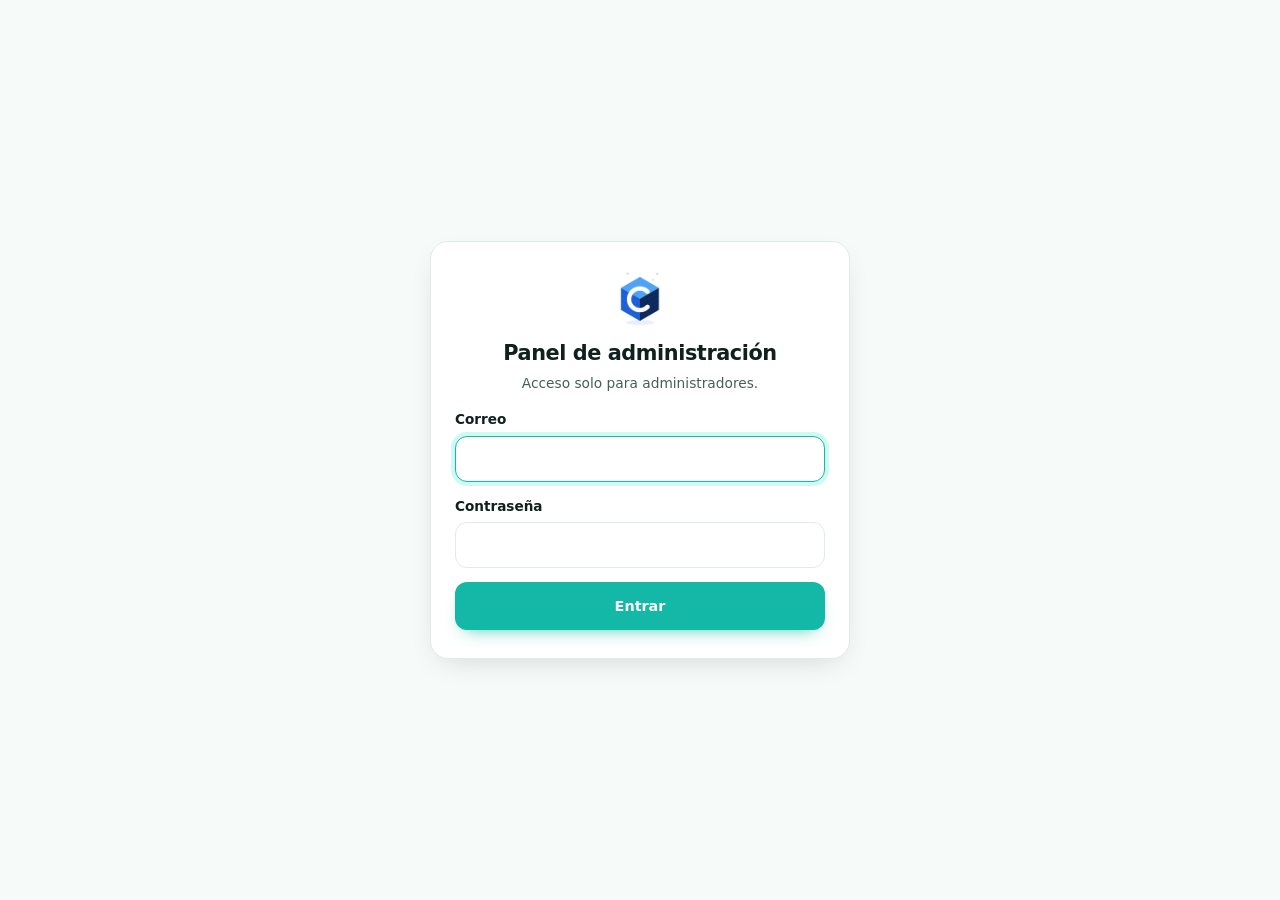
<file: admin.html>
<!DOCTYPE html>
<html lang="es">
<head>
<meta charset="utf-8">
<meta name="viewport" content="width=device-width, initial-scale=1">
<meta name="robots" content="noindex, nofollow">
<title>Panel 3D JCGA</title>
<link rel="icon" type="image/png" href="img/logo-icon.png">
<link rel="stylesheet" href="css/styles.css?v=20261118o">
<link rel="stylesheet" href="css/auth.css?v=20261118o">
<link rel="stylesheet" href="css/admin.css?v=20261118o">
</head>
<body class="adm">

<!-- Acceso -->
<section class="adm-gate" id="gate" hidden>
  <div class="adm-gate-box">
    <img src="img/logo-icon.png" alt="" width="56" height="56" class="adm-gate-logo">
    <div id="gateInner"></div>
  </div>
</section>

<!-- Panel -->
<div id="app" hidden>
  <header class="adm-top">
    <div class="adm-top-row">
      <a class="brand" href="index.html" title="Ir a la tienda">
        <img class="brand-logo" src="img/logo-icon.png" alt="" width="36" height="36">
        <span>Panel <b>3D JCGA</b></span>
      </a>
      <nav class="adm-tabs" role="tablist">
        <button class="adm-tab active" data-view="pedidos" role="tab">Pedidos <span class="adm-badge" id="badgePend" hidden></span></button>
        <button class="adm-tab" data-view="clientes" role="tab">Clientes</button>
        <button class="adm-tab" data-view="avisos" role="tab">Avisos</button>
        <button class="adm-tab" data-view="ajustes" role="tab">Ajustes</button>
      </nav>
      <div class="adm-actions">
        <button class="adm-icon-btn" id="refreshBtn" title="Actualizar" aria-label="Actualizar">
          <svg viewBox="0 0 24 24" fill="none" stroke="currentColor" stroke-width="2" stroke-linecap="round" stroke-linejoin="round"><path d="M21 12a9 9 0 1 1-3-6.7L21 8"/><path d="M21 3v5h-5"/></svg>
        </button>
        <button class="adm-icon-btn" id="logoutBtn" title="Cerrar sesión" aria-label="Cerrar sesión">
          <svg viewBox="0 0 24 24" fill="none" stroke="currentColor" stroke-width="2" stroke-linecap="round" stroke-linejoin="round"><path d="M9 21H5a2 2 0 0 1-2-2V5a2 2 0 0 1 2-2h4"/><path d="m16 17 5-5-5-5"/><path d="M21 12H9"/></svg>
        </button>
      </div>
    </div>
  </header>

  <main class="adm-main">
    <section id="view-pedidos">
      <div class="adm-kpis" id="kpis"></div>
      <div class="adm-toolbar">
        <div class="search">
          <svg class="ico" viewBox="0 0 24 24" fill="none" stroke="currentColor" stroke-width="2" stroke-linecap="round"><circle cx="11" cy="11" r="7"/><path d="m20 20-3.5-3.5"/></svg>
          <input id="buscar" type="search" placeholder="Buscar # pedido, cliente o teléfono…" autocomplete="off">
        </div>
      </div>
      <div id="listaPedidos" class="adm-list"></div>
    </section>

    <section id="view-clientes" hidden>
      <div class="adm-toolbar">
        <div class="search">
          <svg class="ico" viewBox="0 0 24 24" fill="none" stroke="currentColor" stroke-width="2" stroke-linecap="round"><circle cx="11" cy="11" r="7"/><path d="m20 20-3.5-3.5"/></svg>
          <input id="buscarCli" type="search" placeholder="Buscar cliente, correo o teléfono…" autocomplete="off">
        </div>
      </div>
      <div id="listaClientes" class="adm-list"></div>
    </section>

    <section id="view-avisos" hidden>
      <div class="adm-avisos">
        <div class="adm-card">
          <h2 class="adm-h2">Nuevo aviso</h2>
          <p class="adm-muted">Aparece en la campana 🔔 de todos. Si activas “notificación”, también llega al celular o computadora de quienes aceptaron avisos, aunque tengan la app cerrada.</p>
          <form id="avisoForm" class="auth-form" novalidate>
            <div class="field">
              <label>Ícono</label>
              <div class="adm-iconos" id="avIconos"></div>
            </div>
            <div class="field">
              <label for="avTitulo">Título <span class="req">*</span></label>
              <input id="avTitulo" type="text" maxlength="80" placeholder="Ej. ¡Nuevos adornos navideños!" required>
            </div>
            <div class="field">
              <label for="avTexto">Mensaje</label>
              <textarea id="avTexto" rows="3" maxlength="300" placeholder="Ej. Llegaron 20 diseños nuevos de esferas y renos. Pide antes del 15 de diciembre."></textarea>
            </div>
            <div class="field">
              <label for="avUrl">Enlace (opcional)</label>
              <input id="avUrl" type="text" maxlength="300" placeholder="ID de producto (3DC-0123) o una dirección https://…">
            </div>
            <label class="adm-check"><input type="checkbox" id="avPush" checked> Enviar también como notificación <span class="adm-muted" id="avDisp"></span></label>
            <div class="adm-preview" id="avPreview" aria-label="Vista previa"></div>
            <button class="btn btn-primary" type="submit" id="avEnviar">Publicar aviso</button>
          </form>
        </div>
        <div>
          <h2 class="adm-h2">Avisos publicados</h2>
          <div id="listaAvisos" class="adm-list"></div>
        </div>
      </div>
    </section>

    <section id="view-ajustes" hidden>
      <div class="adm-card adm-settings adm-mant" id="mantCard">
        <div class="adm-mant-row">
          <div>
            <h2>🛠️ Modo mantenimiento</h2>
            <p class="adm-muted" id="mantEstado">—</p>
          </div>
          <label class="adm-switch adm-switch-lg">
            <input type="checkbox" id="mantSwitch" aria-label="Activar modo mantenimiento">
            <span class="adm-switch-ui" aria-hidden="true"></span>
          </label>
        </div>
        <p class="adm-muted">Mientras esté activo, los clientes ven una pantalla de mantenimiento y no pueden comprar. Tú (admin con sesión iniciada en la tienda) sí puedes navegarla.</p>
        <div class="field" style="margin-top:10px">
          <label for="mantMsg">Mensaje para los clientes (opcional)</label>
          <textarea id="mantMsg" rows="2" maxlength="300" placeholder="Estamos actualizando el catálogo. Volvemos pronto 🙌"></textarea>
        </div>
        <button class="btn btn-ghost btn-sm" type="button" id="mantMsgSave">Guardar mensaje</button>
      </div>
      <div class="adm-card adm-settings">
        <h2>Anticipo en pedidos en efectivo</h2>
        <p class="adm-muted">Las transferencias siempre se pagan completas por adelantado. Los clientes marcados como “de confianza” nunca pagan anticipo.</p>
        <form id="ajustesForm" class="auth-form">
          <div class="field">
            <label for="cfgPct">Porcentaje de anticipo</label>
            <input id="cfgPct" type="number" min="0" max="100" step="1" inputmode="numeric">
          </div>
          <div class="field">
            <label for="cfgMin">Monto mínimo para pedir anticipo (MXN)</label>
            <input id="cfgMin" type="number" min="0" step="1" inputmode="numeric">
          </div>
          <button class="btn btn-primary" type="submit" id="cfgSave">Guardar ajustes</button>
        </form>
      </div>
    </section>
  </main>
</div>

<div class="toast" id="toast" role="status" aria-live="polite"></div>

<script src="js/supabase.min.js"></script>
<script src="js/config.js?v=20261118o"></script>
<script src="js/utils.js?v=20261118o"></script>
<script src="js/supabase.js?v=20261118o"></script>
<script src="js/admin.js?v=20261118o"></script>
</body>
</html>
</file>
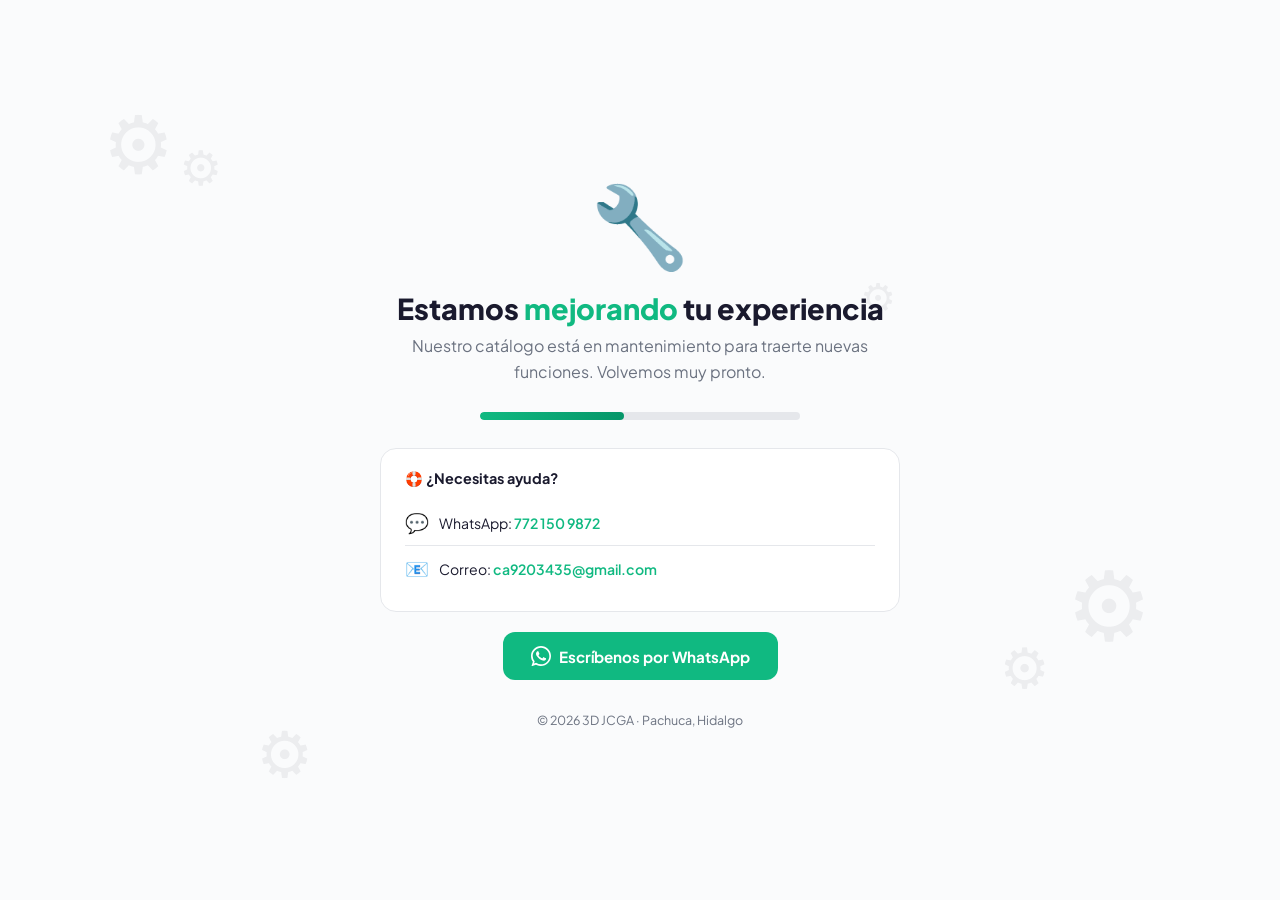
<file: mante.html>
<!DOCTYPE html>
<html lang="es">
<head>
<meta charset="UTF-8">
<meta name="viewport" content="width=device-width, initial-scale=1.0">
<title>3D JCGA · En mantenimiento</title>
<meta name="description" content="Estamos mejorando el catálogo. Volvemos pronto.">
<link rel="icon" type="image/png" href="img/logo-icon.png">
<link rel="preconnect" href="https://fonts.googleapis.com">
<link rel="preconnect" href="https://fonts.gstatic.com" crossorigin>
<link href="https://fonts.googleapis.com/css2?family=Plus+Jakarta+Sans:wght@400;600;700;800&display=swap" rel="stylesheet">
<style>
*{margin:0;padding:0;box-sizing:border-box}
:root{--accent:#10b981;--accent-dark:#059669;--bg:#fafbfc;--text:#1a1a2e;--text-2:#6b7280;--card:#fff;--border:#e5e7eb}
@media(prefers-color-scheme:dark){:root{--bg:#0f1117;--text:#e5e7eb;--text-2:#9ca3af;--card:#1a1d2e;--border:#2d3348}}
body{font-family:'Plus Jakarta Sans',system-ui,sans-serif;background:var(--bg);color:var(--text);min-height:100vh;display:flex;flex-direction:column;align-items:center;justify-content:center;padding:24px;text-align:center;overflow:hidden;position:relative}

/* Engranajes animados de fondo */
.gears{position:fixed;top:0;left:0;width:100%;height:100%;pointer-events:none;z-index:0;opacity:.06}
.gear{position:absolute;font-size:4rem;animation:spin linear infinite}
.gear.ccw{animation-name:spin-ccw}
@keyframes spin{from{transform:rotate(0)}to{transform:rotate(360deg)}}
@keyframes spin-ccw{from{transform:rotate(0)}to{transform:rotate(-360deg)}}

.container{position:relative;z-index:1;max-width:520px;width:100%}
.icon{font-size:5rem;margin-bottom:16px;animation:wobble 3s ease-in-out infinite}
@keyframes wobble{0%,100%{transform:rotate(-5deg)}50%{transform:rotate(5deg)}}
h1{font-size:1.8rem;font-weight:800;margin-bottom:8px;line-height:1.2}
h1 span{color:var(--accent)}
.sub{color:var(--text-2);font-size:1rem;line-height:1.6;margin-bottom:28px}

/* Barra de progreso animada */
.progress-wrap{width:100%;max-width:320px;margin:0 auto 28px;background:var(--border);border-radius:20px;height:8px;overflow:hidden}
.progress-bar{height:100%;width:45%;background:linear-gradient(90deg,var(--accent),var(--accent-dark));border-radius:20px;animation:loading 2.5s ease-in-out infinite}
@keyframes loading{0%{width:15%;margin-left:0}50%{width:55%;margin-left:20%}100%{width:15%;margin-left:85%}}

/* Card de soporte */
.support-card{background:var(--card);border:1px solid var(--border);border-radius:16px;padding:20px 24px;margin-bottom:20px;text-align:left}
.support-card h3{font-size:.9rem;font-weight:700;margin-bottom:12px;display:flex;align-items:center;gap:8px}
.support-row{display:flex;align-items:center;gap:10px;padding:10px 0;border-top:1px solid var(--border);font-size:.88rem}
.support-row:first-of-type{border-top:none}
.support-row .emoji{font-size:1.2rem;flex-shrink:0}
.support-row a{color:var(--accent);text-decoration:none;font-weight:600}
.support-row a:hover{text-decoration:underline}

.btn{display:inline-flex;align-items:center;gap:8px;background:var(--accent);color:#fff;border:none;border-radius:12px;padding:14px 28px;font:inherit;font-size:.95rem;font-weight:700;cursor:pointer;text-decoration:none;transition:opacity .15s}
.btn:hover{opacity:.9}

.footer{margin-top:32px;font-size:.78rem;color:var(--text-2)}
</style>
</head>
<body>

<div class="gears">
  <span class="gear" style="top:10%;left:8%;font-size:5rem;animation-duration:12s">⚙️</span>
  <span class="gear ccw" style="top:15%;left:14%;font-size:3rem;animation-duration:8s">⚙️</span>
  <span class="gear" style="top:60%;right:10%;font-size:6rem;animation-duration:15s">⚙️</span>
  <span class="gear ccw" style="top:70%;right:18%;font-size:3.5rem;animation-duration:10s">⚙️</span>
  <span class="gear" style="bottom:12%;left:20%;font-size:4rem;animation-duration:11s">⚙️</span>
  <span class="gear ccw" style="top:30%;right:30%;font-size:2.5rem;animation-duration:9s">⚙️</span>
</div>

<div class="container">
  <div class="icon">🔧</div>
  <h1>Estamos <span>mejorando</span> tu experiencia</h1>
  <p class="sub">Nuestro catálogo está en mantenimiento para traerte nuevas funciones. Volvemos muy pronto.</p>

  <div class="progress-wrap"><div class="progress-bar"></div></div>

  <div class="support-card">
    <h3>🛟 ¿Necesitas ayuda?</h3>
    <div class="support-row">
      <span class="emoji">💬</span>
      <div>WhatsApp: <a href="https://wa.me/527721509872" target="_blank">772 150 9872</a></div>
    </div>
    <div class="support-row">
      <span class="emoji">📧</span>
      <div>Correo: <a href="mailto:ca9203435@gmail.com">ca9203435@gmail.com</a></div>
    </div>
  </div>

  <a class="btn" href="https://wa.me/527721509872" target="_blank">
    <svg width="20" height="20" viewBox="0 0 24 24" fill="currentColor"><path d="M17.472 14.382c-.297-.149-1.758-.867-2.03-.967-.273-.099-.471-.148-.67.15-.197.297-.767.966-.94 1.164-.173.199-.347.223-.644.075-.297-.15-1.255-.463-2.39-1.475-.883-.788-1.48-1.761-1.653-2.059-.173-.297-.018-.458.13-.606.134-.133.298-.347.446-.52.149-.174.198-.298.298-.497.099-.198.05-.371-.025-.52-.075-.149-.669-1.612-.916-2.207-.242-.579-.487-.5-.669-.51-.173-.008-.371-.01-.57-.01-.198 0-.52.074-.792.372-.272.297-1.04 1.016-1.04 2.479 0 1.462 1.065 2.875 1.213 3.074.149.198 2.096 3.2 5.077 4.487.709.306 1.262.489 1.694.625.712.227 1.36.195 1.871.118.571-.085 1.758-.719 2.006-1.413.248-.694.248-1.289.173-1.413-.074-.124-.272-.198-.57-.347z"/><path d="M12 0C5.373 0 0 5.373 0 12c0 2.625.846 5.059 2.284 7.034L.789 23.492a.5.5 0 0 0 .611.611l4.458-1.495A11.943 11.943 0 0 0 12 24c6.627 0 12-5.373 12-12S18.627 0 12 0zm0 22a9.94 9.94 0 0 1-5.39-1.586l-.386-.232-2.65.888.888-2.65-.232-.386A9.94 9.94 0 0 1 2 12C2 6.477 6.477 2 12 2s10 4.477 10 10-4.477 10-10 10z"/></svg>
    Escríbenos por WhatsApp
  </a>

  <p class="footer">© 2026 3D JCGA · Pachuca, Hidalgo</p>
</div>

</body>
</html>
</file>
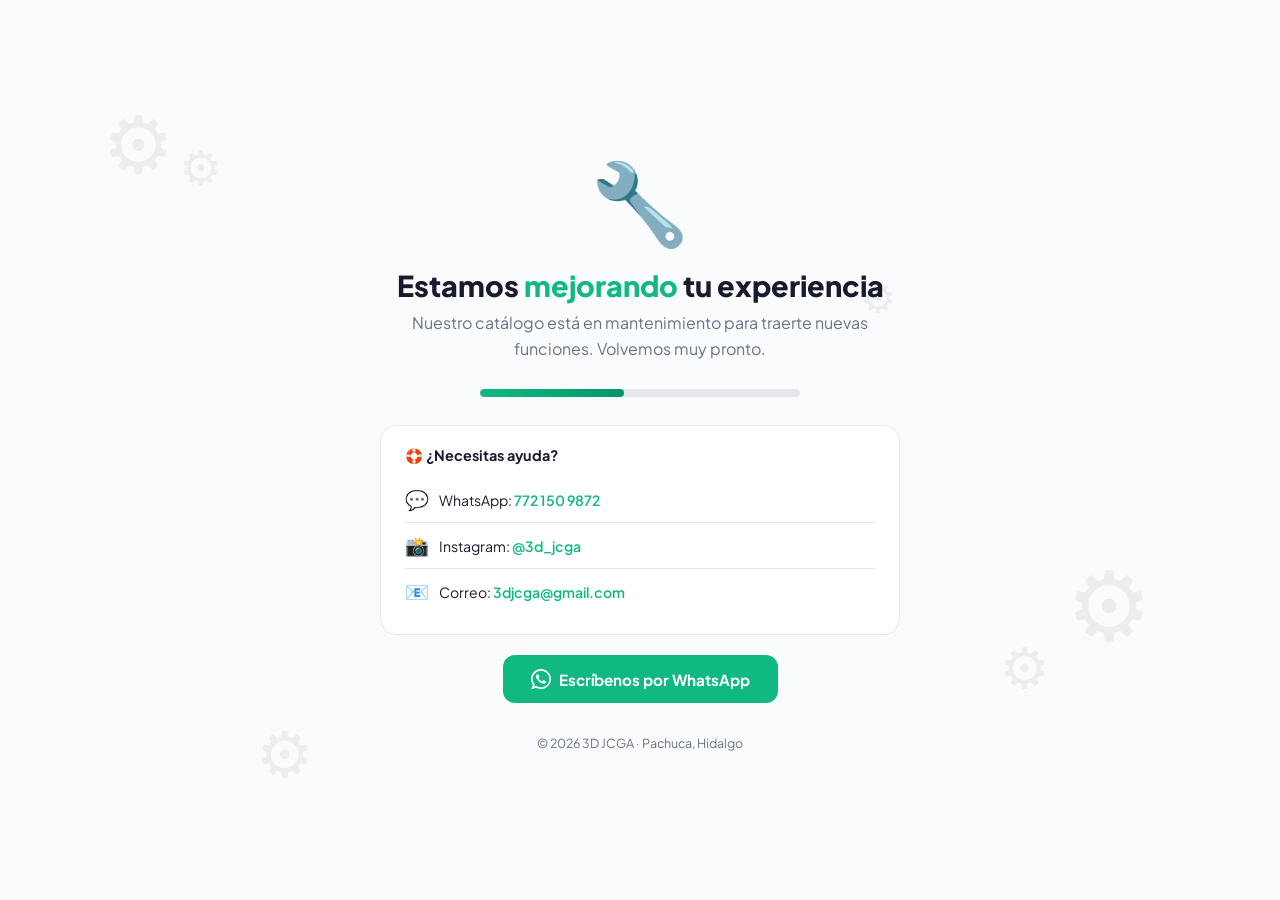
<file: mantenimiento.html>
<!DOCTYPE html>
<html lang="es">
<head>
<meta charset="UTF-8">
<meta name="viewport" content="width=device-width, initial-scale=1.0">
<title>3D JCGA · En mantenimiento</title>
<meta name="description" content="Estamos mejorando el catálogo. Volvemos pronto.">
<link rel="icon" type="image/png" href="img/logo-icon.png">
<link rel="preconnect" href="https://fonts.googleapis.com">
<link rel="preconnect" href="https://fonts.gstatic.com" crossorigin>
<link href="https://fonts.googleapis.com/css2?family=Plus+Jakarta+Sans:wght@400;600;700;800&display=swap" rel="stylesheet">
<style>
*{margin:0;padding:0;box-sizing:border-box}
:root{--accent:#10b981;--accent-dark:#059669;--bg:#fafbfc;--text:#1a1a2e;--text-2:#6b7280;--card:#fff;--border:#e5e7eb}
@media(prefers-color-scheme:dark){:root{--bg:#0f1117;--text:#e5e7eb;--text-2:#9ca3af;--card:#1a1d2e;--border:#2d3348}}
body{font-family:'Plus Jakarta Sans',system-ui,sans-serif;background:var(--bg);color:var(--text);min-height:100vh;display:flex;flex-direction:column;align-items:center;justify-content:center;padding:24px;text-align:center;overflow:hidden;position:relative}

/* Engranajes animados de fondo */
.gears{position:fixed;top:0;left:0;width:100%;height:100%;pointer-events:none;z-index:0;opacity:.06}
.gear{position:absolute;font-size:4rem;animation:spin linear infinite}
.gear.ccw{animation-name:spin-ccw}
@keyframes spin{from{transform:rotate(0)}to{transform:rotate(360deg)}}
@keyframes spin-ccw{from{transform:rotate(0)}to{transform:rotate(-360deg)}}

.container{position:relative;z-index:1;max-width:520px;width:100%}
.icon{font-size:5rem;margin-bottom:16px;animation:wobble 3s ease-in-out infinite}
@keyframes wobble{0%,100%{transform:rotate(-5deg)}50%{transform:rotate(5deg)}}
h1{font-size:1.8rem;font-weight:800;margin-bottom:8px;line-height:1.2}
h1 span{color:var(--accent)}
.sub{color:var(--text-2);font-size:1rem;line-height:1.6;margin-bottom:28px}

/* Barra de progreso animada */
.progress-wrap{width:100%;max-width:320px;margin:0 auto 28px;background:var(--border);border-radius:20px;height:8px;overflow:hidden}
.progress-bar{height:100%;width:45%;background:linear-gradient(90deg,var(--accent),var(--accent-dark));border-radius:20px;animation:loading 2.5s ease-in-out infinite}
@keyframes loading{0%{width:15%;margin-left:0}50%{width:55%;margin-left:20%}100%{width:15%;margin-left:85%}}

/* Card de soporte */
.support-card{background:var(--card);border:1px solid var(--border);border-radius:16px;padding:20px 24px;margin-bottom:20px;text-align:left}
.support-card h3{font-size:.9rem;font-weight:700;margin-bottom:12px;display:flex;align-items:center;gap:8px}
.support-row{display:flex;align-items:center;gap:10px;padding:10px 0;border-top:1px solid var(--border);font-size:.88rem}
.support-row:first-of-type{border-top:none}
.support-row .emoji{font-size:1.2rem;flex-shrink:0}
.support-row a{color:var(--accent);text-decoration:none;font-weight:600}
.support-row a:hover{text-decoration:underline}

.btn{display:inline-flex;align-items:center;gap:8px;background:var(--accent);color:#fff;border:none;border-radius:12px;padding:14px 28px;font:inherit;font-size:.95rem;font-weight:700;cursor:pointer;text-decoration:none;transition:opacity .15s}
.btn:hover{opacity:.9}

.footer{margin-top:32px;font-size:.78rem;color:var(--text-2)}
</style>
</head>
<body>

<div class="gears">
  <span class="gear" style="top:10%;left:8%;font-size:5rem;animation-duration:12s">⚙️</span>
  <span class="gear ccw" style="top:15%;left:14%;font-size:3rem;animation-duration:8s">⚙️</span>
  <span class="gear" style="top:60%;right:10%;font-size:6rem;animation-duration:15s">⚙️</span>
  <span class="gear ccw" style="top:70%;right:18%;font-size:3.5rem;animation-duration:10s">⚙️</span>
  <span class="gear" style="bottom:12%;left:20%;font-size:4rem;animation-duration:11s">⚙️</span>
  <span class="gear ccw" style="top:30%;right:30%;font-size:2.5rem;animation-duration:9s">⚙️</span>
</div>

<div class="container">
  <div class="icon">🔧</div>
  <h1>Estamos <span>mejorando</span> tu experiencia</h1>
  <p class="sub">Nuestro catálogo está en mantenimiento para traerte nuevas funciones. Volvemos muy pronto.</p>

  <div class="progress-wrap"><div class="progress-bar"></div></div>

  <div class="support-card">
    <h3>🛟 ¿Necesitas ayuda?</h3>
    <div class="support-row">
      <span class="emoji">💬</span>
      <div>WhatsApp: <a href="https://wa.me/527721509872" target="_blank">772 150 9872</a></div>
    </div>
    <div class="support-row">
      <span class="emoji">📸</span>
      <div>Instagram: <a href="https://instagram.com/3d_jcga" target="_blank">@3d_jcga</a></div>
    </div>
    <div class="support-row">
      <span class="emoji">📧</span>
      <div>Correo: <a href="mailto:3djcga@gmail.com">3djcga@gmail.com</a></div>
    </div>
  </div>

  <a class="btn" href="https://wa.me/527721509872" target="_blank">
    <svg width="20" height="20" viewBox="0 0 24 24" fill="currentColor"><path d="M17.472 14.382c-.297-.149-1.758-.867-2.03-.967-.273-.099-.471-.148-.67.15-.197.297-.767.966-.94 1.164-.173.199-.347.223-.644.075-.297-.15-1.255-.463-2.39-1.475-.883-.788-1.48-1.761-1.653-2.059-.173-.297-.018-.458.13-.606.134-.133.298-.347.446-.52.149-.174.198-.298.298-.497.099-.198.05-.371-.025-.52-.075-.149-.669-1.612-.916-2.207-.242-.579-.487-.5-.669-.51-.173-.008-.371-.01-.57-.01-.198 0-.52.074-.792.372-.272.297-1.04 1.016-1.04 2.479 0 1.462 1.065 2.875 1.213 3.074.149.198 2.096 3.2 5.077 4.487.709.306 1.262.489 1.694.625.712.227 1.36.195 1.871.118.571-.085 1.758-.719 2.006-1.413.248-.694.248-1.289.173-1.413-.074-.124-.272-.198-.57-.347z"/><path d="M12 0C5.373 0 0 5.373 0 12c0 2.625.846 5.059 2.284 7.034L.789 23.492a.5.5 0 0 0 .611.611l4.458-1.495A11.943 11.943 0 0 0 12 24c6.627 0 12-5.373 12-12S18.627 0 12 0zm0 22a9.94 9.94 0 0 1-5.39-1.586l-.386-.232-2.65.888.888-2.65-.232-.386A9.94 9.94 0 0 1 2 12C2 6.477 6.477 2 12 2s10 4.477 10 10-4.477 10-10 10z"/></svg>
    Escríbenos por WhatsApp
  </a>

  <p class="footer">© 2026 3D JCGA · Pachuca, Hidalgo</p>
</div>

</body>
</html>
</file>
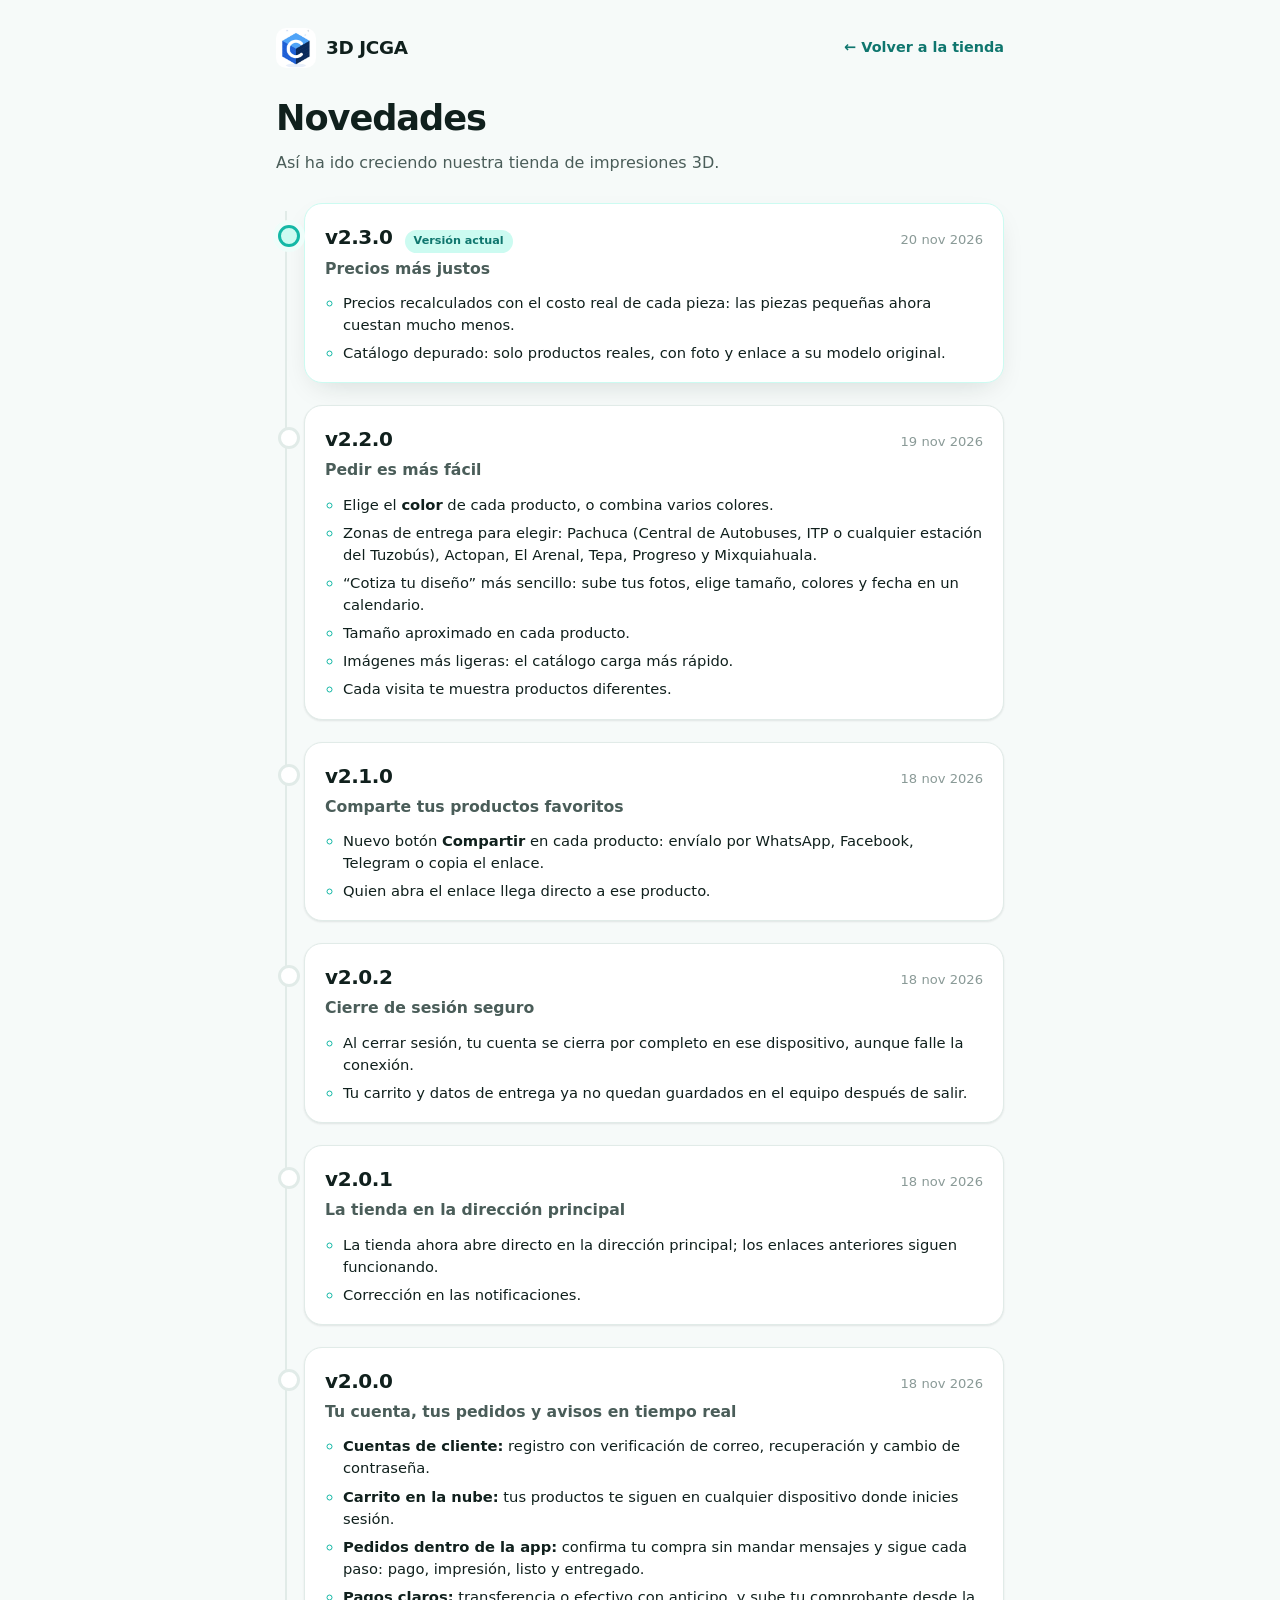
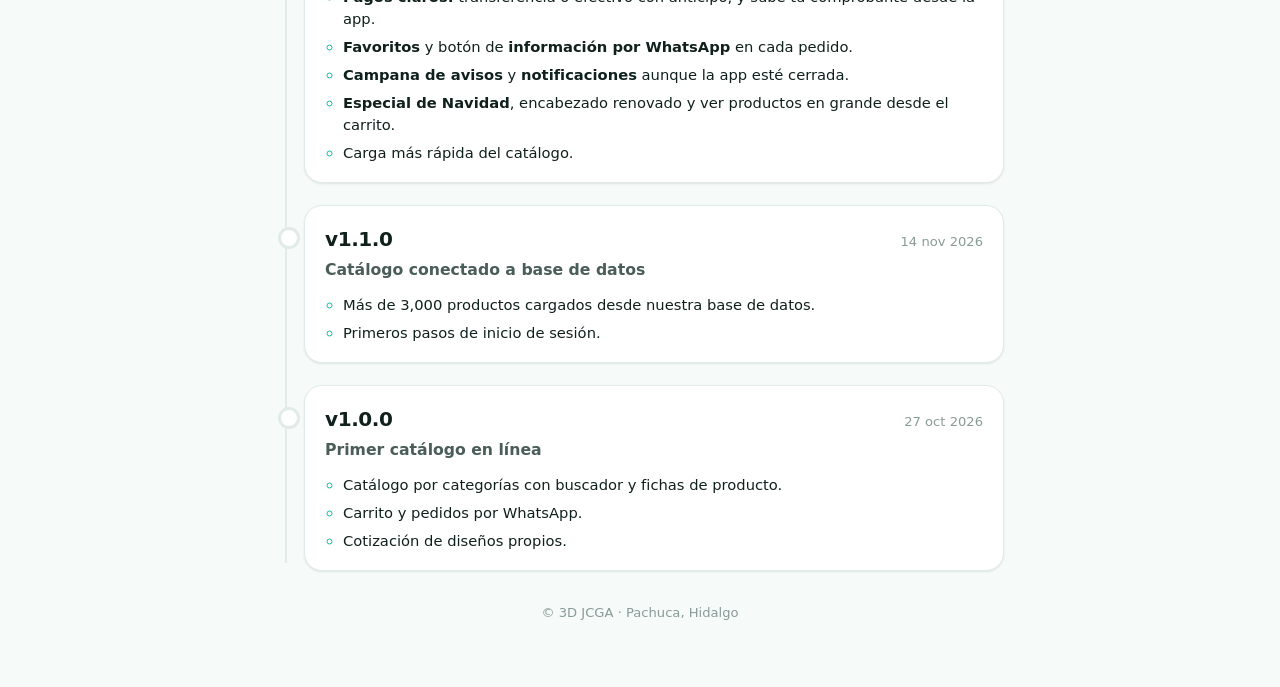
<file: versiones.html>
<!DOCTYPE html>
<html lang="es">
<head>
<meta charset="utf-8">
<meta name="viewport" content="width=device-width, initial-scale=1">
<title>Novedades · 3D JCGA</title>
<meta name="description" content="Historial de versiones del catálogo de impresiones 3D de 3D JCGA.">
<link rel="icon" type="image/png" href="img/logo-icon.png">
<link rel="stylesheet" href="css/styles.css?v=20261118m">
<style>
  body { background: var(--bg); }
  .vh-wrap { max-width: 760px; margin: 0 auto; padding: 28px 16px 64px; }
  .vh-top { display: flex; align-items: center; justify-content: space-between; gap: 12px; margin-bottom: 24px; }
  .vh-top .brand img { width: 40px; height: 40px; border-radius: 10px; }
  .vh-back { font-weight: 700; font-size: .9rem; color: var(--accent-ink); text-decoration: none; }
  .vh-back:hover { text-decoration: underline; }
  .vh-hero h1 { font-size: clamp(1.6rem, 4vw, 2.2rem); font-weight: 800; letter-spacing: -.03em; }
  .vh-hero p { color: var(--ink-2); margin-top: 6px; }
  .vh-list { list-style: none; margin-top: 28px; position: relative; padding-left: 28px; }
  .vh-list::before { content: ""; position: absolute; left: 9px; top: 8px; bottom: 8px; width: 2px; background: var(--line); }
  .vh-item { position: relative; margin-bottom: 22px; }
  .vh-item::before {
    content: ""; position: absolute; left: -26px; top: 22px; width: 16px; height: 16px; border-radius: 50%;
    background: var(--surface); border: 3px solid var(--line);
  }
  .vh-item.actual::before { border-color: var(--accent); background: var(--accent-soft); box-shadow: 0 0 0 5px var(--accent-softer); }
  .vh-card { background: var(--surface); border: 1px solid var(--line); border-radius: var(--radius); padding: 18px 20px; box-shadow: var(--shadow-sm); }
  .vh-item.actual .vh-card { border-color: var(--accent-soft); box-shadow: var(--shadow); }
  .vh-head { display: flex; align-items: baseline; flex-wrap: wrap; gap: 8px 12px; }
  .vh-ver { font-size: 1.25rem; font-weight: 800; letter-spacing: -.02em; }
  .vh-tag { font-size: .7rem; font-weight: 800; padding: 3px 9px; border-radius: 99px; background: var(--accent-soft); color: var(--accent-ink); }
  .vh-date { font-size: .82rem; color: var(--ink-3); margin-left: auto; }
  .vh-card h3 { font-size: .98rem; margin-top: 4px; color: var(--ink-2); font-weight: 600; }
  .vh-card ul { margin: 12px 0 0 18px; display: grid; gap: 6px; font-size: .92rem; line-height: 1.5; }
  .vh-card li::marker { color: var(--accent); }
  .vh-foot { text-align: center; color: var(--ink-3); font-size: .82rem; margin-top: 32px; }
</style>
</head>
<body>
<div class="vh-wrap">
  <div class="vh-top">
    <a class="brand" href="index.html"><img src="img/logo-icon.png" alt="" width="40" height="40"><span>3D JCGA</span></a>
    <a class="vh-back" href="index.html">← Volver a la tienda</a>
  </div>

  <header class="vh-hero">
    <h1>Novedades</h1>
    <p>Así ha ido creciendo nuestra tienda de impresiones 3D.</p>
  </header>

  <ol class="vh-list">
    <li class="vh-item actual">
      <article class="vh-card">
        <div class="vh-head"><span class="vh-ver">v2.3.0</span><span class="vh-tag">Versión actual</span><span class="vh-date">20 nov 2026</span></div>
        <h3>Precios más justos</h3>
        <ul>
          <li>Precios recalculados con el costo real de cada pieza: las piezas pequeñas ahora cuestan mucho menos.</li>
          <li>Catálogo depurado: solo productos reales, con foto y enlace a su modelo original.</li>
        </ul>
      </article>
    </li>
    <li class="vh-item">
      <article class="vh-card">
        <div class="vh-head"><span class="vh-ver">v2.2.0</span><span class="vh-date">19 nov 2026</span></div>
        <h3>Pedir es más fácil</h3>
        <ul>
          <li>Elige el <b>color</b> de cada producto, o combina varios colores.</li>
          <li>Zonas de entrega para elegir: Pachuca (Central de Autobuses, ITP o cualquier estación del Tuzobús), Actopan, El Arenal, Tepa, Progreso y Mixquiahuala.</li>
          <li>“Cotiza tu diseño” más sencillo: sube tus fotos, elige tamaño, colores y fecha en un calendario.</li>
          <li>Tamaño aproximado en cada producto.</li>
          <li>Imágenes más ligeras: el catálogo carga más rápido.</li>
          <li>Cada visita te muestra productos diferentes.</li>
        </ul>
      </article>
    </li>
    <li class="vh-item">
      <article class="vh-card">
        <div class="vh-head"><span class="vh-ver">v2.1.0</span><span class="vh-date">18 nov 2026</span></div>
        <h3>Comparte tus productos favoritos</h3>
        <ul>
          <li>Nuevo botón <b>Compartir</b> en cada producto: envíalo por WhatsApp, Facebook, Telegram o copia el enlace.</li>
          <li>Quien abra el enlace llega directo a ese producto.</li>
        </ul>
      </article>
    </li>
    <li class="vh-item">
      <article class="vh-card">
        <div class="vh-head"><span class="vh-ver">v2.0.2</span><span class="vh-date">18 nov 2026</span></div>
        <h3>Cierre de sesión seguro</h3>
        <ul>
          <li>Al cerrar sesión, tu cuenta se cierra por completo en ese dispositivo, aunque falle la conexión.</li>
          <li>Tu carrito y datos de entrega ya no quedan guardados en el equipo después de salir.</li>
        </ul>
      </article>
    </li>
    <li class="vh-item">
      <article class="vh-card">
        <div class="vh-head"><span class="vh-ver">v2.0.1</span><span class="vh-date">18 nov 2026</span></div>
        <h3>La tienda en la dirección principal</h3>
        <ul>
          <li>La tienda ahora abre directo en la dirección principal; los enlaces anteriores siguen funcionando.</li>
          <li>Corrección en las notificaciones.</li>
        </ul>
      </article>
    </li>
    <li class="vh-item">
      <article class="vh-card">
        <div class="vh-head"><span class="vh-ver">v2.0.0</span><span class="vh-date">18 nov 2026</span></div>
        <h3>Tu cuenta, tus pedidos y avisos en tiempo real</h3>
        <ul>
          <li><b>Cuentas de cliente:</b> registro con verificación de correo, recuperación y cambio de contraseña.</li>
          <li><b>Carrito en la nube:</b> tus productos te siguen en cualquier dispositivo donde inicies sesión.</li>
          <li><b>Pedidos dentro de la app:</b> confirma tu compra sin mandar mensajes y sigue cada paso: pago, impresión, listo y entregado.</li>
          <li><b>Pagos claros:</b> transferencia o efectivo con anticipo, y sube tu comprobante desde la app.</li>
          <li><b>Favoritos</b> y botón de <b>información por WhatsApp</b> en cada pedido.</li>
          <li><b>Campana de avisos</b> y <b>notificaciones</b> aunque la app esté cerrada.</li>
          <li><b>Especial de Navidad</b>, encabezado renovado y ver productos en grande desde el carrito.</li>
          <li>Carga más rápida del catálogo.</li>
        </ul>
      </article>
    </li>
    <li class="vh-item">
      <article class="vh-card">
        <div class="vh-head"><span class="vh-ver">v1.1.0</span><span class="vh-date">14 nov 2026</span></div>
        <h3>Catálogo conectado a base de datos</h3>
        <ul>
          <li>Más de 3,000 productos cargados desde nuestra base de datos.</li>
          <li>Primeros pasos de inicio de sesión.</li>
        </ul>
      </article>
    </li>
    <li class="vh-item">
      <article class="vh-card">
        <div class="vh-head"><span class="vh-ver">v1.0.0</span><span class="vh-date">27 oct 2026</span></div>
        <h3>Primer catálogo en línea</h3>
        <ul>
          <li>Catálogo por categorías con buscador y fichas de producto.</li>
          <li>Carrito y pedidos por WhatsApp.</li>
          <li>Cotización de diseños propios.</li>
        </ul>
      </article>
    </li>
  </ol>

  <p class="vh-foot">© 3D JCGA · Pachuca, Hidalgo</p>
</div>
</body>
</html>
</file>
<file: css/styles.css>
:root{
  --bg:#f6faf9;
  --surface:#ffffff;
  --surface-2:#eef6f4;
  --ink:#10201d;
  --ink-2:#4a5d59;
  --ink-3:#8a9a97;
  --line:#e1ebe8;
  --accent:#14b8a6;
  --accent-ink:#0f766e;
  --accent-soft:#ccfbf1;
  --accent-softer:#effdfa;
  --danger:#e11d48;
  --radius:18px;
  --radius-sm:12px;
  --shadow-sm:0 1px 2px rgba(16,32,29,.06),0 1px 3px rgba(16,32,29,.04);
  --shadow:0 10px 30px -12px rgba(16,32,29,.18);
  --shadow-lg:0 30px 60px -20px rgba(16,32,29,.35);
  --ease:cubic-bezier(.22,.8,.26,1);
}
/* ===== 3D Print Shop — estilos ===== */
*{box-sizing:border-box;margin:0;padding:0}
html{scroll-behavior:smooth;-webkit-text-size-adjust:100%}
body{font-family:'Plus Jakarta Sans',system-ui,-apple-system,Segoe UI,Roboto,sans-serif;background:var(--bg);color:var(--ink);line-height:1.5;-webkit-font-smoothing:antialiased}
body.locked{overflow:hidden}
img{display:block;max-width:100%}
button{font:inherit;color:inherit;background:none;border:0;cursor:pointer}
input,select,textarea{font:inherit;color:inherit}
:focus-visible{outline:2px solid var(--accent);outline-offset:2px;border-radius:8px}
.wrap{max-width:1200px;margin:0 auto;padding:0 20px}

/* ---------- Header ---------- */
header.top{position:sticky;top:0;z-index:40;background:rgba(246,250,249,.85);backdrop-filter:saturate(1.4) blur(14px);-webkit-backdrop-filter:saturate(1.4) blur(14px);border-bottom:1px solid var(--line)}
.top-row{display:flex;align-items:center;gap:16px;height:68px}
.brand{display:flex;align-items:center;gap:10px;font-weight:800;font-size:1.15rem;letter-spacing:-.02em;white-space:nowrap;text-decoration:none;color:var(--ink)}
.brand-mark{width:36px;height:36px;border-radius:11px;background:linear-gradient(135deg,#2dd4bf,#0ea5a4);display:grid;place-items:center;box-shadow:0 6px 16px -6px rgba(20,184,166,.7)}
.brand-mark svg{width:20px;height:20px}
.search{flex:1;max-width:460px;margin-left:auto;position:relative}
.search input{width:100%;height:44px;border:1px solid var(--line);background:var(--surface);border-radius:999px;padding:0 42px 0 44px;font-size:.95rem;transition:border-color .2s,box-shadow .2s}
.search input:focus{outline:none;border-color:var(--accent);box-shadow:0 0 0 4px var(--accent-soft)}
.search .ico{position:absolute;left:16px;top:50%;transform:translateY(-50%);width:18px;height:18px;color:var(--ink-3);pointer-events:none}
.search .clear{position:absolute;right:8px;top:50%;transform:translateY(-50%);width:30px;height:30px;border-radius:50%;display:none;place-items:center;color:var(--ink-3)}
.search .clear:hover{background:var(--surface-2)}
.search.has-value .clear{display:grid}
.cart-btn-top{position:relative;height:44px;padding:0 16px;border-radius:999px;background:var(--ink);color:#fff;display:flex;align-items:center;gap:8px;font-weight:600;font-size:.9rem;transition:transform .2s var(--ease)}
.cart-btn-top:hover{transform:translateY(-1px)}
.cart-btn-top svg{width:18px;height:18px}

/* ---------- Hero ---------- */
.hero{padding:44px 0 22px}
.hero h1{font-size:clamp(1.9rem,4.5vw,3rem);line-height:1.08;letter-spacing:-.035em;font-weight:800;max-width:22ch}
.hero h1 span{background:linear-gradient(90deg,#0d9488,#14b8a6 60%,#38bdf8);-webkit-background-clip:text;background-clip:text;color:transparent}
.hero p{color:var(--ink-2);margin-top:12px;max-width:56ch;font-size:1.02rem}
.perks{display:flex;flex-wrap:wrap;gap:10px;margin-top:18px}
.perk{display:inline-flex;align-items:center;gap:8px;background:var(--surface);border:1px solid var(--line);padding:7px 13px;border-radius:999px;font-size:.84rem;font-weight:600;color:var(--ink-2)}
.perk b{color:var(--accent-ink)}

/* ---------- Tabs ---------- */
.tabs-wrap{position:sticky;top:68px;z-index:30;background:linear-gradient(var(--bg) 70%,rgba(246,250,249,0));padding:14px 0 12px}
.tabs{display:flex;gap:8px;overflow-x:auto;scrollbar-width:none;padding:2px}
.tabs::-webkit-scrollbar{display:none}
.tab{flex:none;height:40px;padding:0 16px;border-radius:999px;border:1px solid var(--line);background:var(--surface);font-weight:600;font-size:.88rem;color:var(--ink-2);display:flex;align-items:center;gap:8px;transition:all .2s var(--ease)}
.tab:hover{border-color:#b9d9d3;color:var(--ink)}
.tab .n{font-size:.75rem;background:var(--surface-2);color:var(--ink-3);padding:1px 7px;border-radius:999px;font-weight:700}
.tab.active{background:var(--accent);border-color:var(--accent);color:#fff;box-shadow:0 8px 18px -8px rgba(20,184,166,.8)}
.tab.active .n{background:rgba(255,255,255,.25);color:#fff}
.result-info{font-size:.86rem;color:var(--ink-3);margin:6px 0 16px;min-height:1.3em}

/* ---------- Grid ---------- */
.grid{display:grid;grid-template-columns:repeat(auto-fill,minmax(250px,1fr));gap:22px;padding-bottom:120px}
.card{cursor:pointer;background:var(--surface);border:1px solid var(--line);border-radius:var(--radius);overflow:hidden;display:flex;flex-direction:column;transition:transform .35s var(--ease),box-shadow .35s var(--ease),border-color .35s;animation:rise .5s var(--ease) both}
.card:hover{transform:translateY(-4px);box-shadow:var(--shadow);border-color:#cfe5e0}
@keyframes rise{from{opacity:0;transform:translateY(14px)}to{opacity:1;transform:none}}
.card-media{position:relative;aspect-ratio:4/3;background:var(--surface-2);overflow:hidden;cursor:pointer}
.card-media img{width:100%;height:100%;object-fit:cover;transition:transform .6s var(--ease)}
.card:hover .card-media img{transform:scale(1.05)}
.badge-disc{position:absolute;top:12px;left:12px;background:rgba(255,255,255,.92);backdrop-filter:blur(6px);color:var(--accent-ink);font-size:.74rem;font-weight:700;padding:5px 10px;border-radius:999px}
.card-body{padding:16px 18px 18px;display:flex;flex-direction:column;gap:6px;flex:1}
.card-cat{font-size:.74rem;font-weight:700;text-transform:uppercase;letter-spacing:.06em;color:var(--accent-ink)}
.card-title{font-size:1.04rem;font-weight:700;letter-spacing:-.01em;line-height:1.3}
.card-desc{font-size:.88rem;color:var(--ink-2);display:-webkit-box;-webkit-line-clamp:2;-webkit-box-orient:vertical;overflow:hidden}
.card-foot{display:flex;align-items:flex-end;justify-content:space-between;gap:10px;margin-top:auto;padding-top:12px}
.price-from{font-size:.74rem;color:var(--ink-3);font-weight:600}
.price{font-size:1.25rem;font-weight:800;letter-spacing:-.02em}
.price small{font-size:.75rem;font-weight:600;color:var(--ink-3)}
.btn{height:44px;padding:0 18px;border-radius:12px;font-weight:700;font-size:.9rem;display:inline-flex;align-items:center;justify-content:center;gap:8px;transition:all .2s var(--ease);white-space:nowrap}
.btn-primary{background:var(--accent);color:#fff;box-shadow:0 8px 18px -10px rgba(20,184,166,.9)}
.btn-primary:hover{background:#0fa596;transform:translateY(-1px)}
.btn-primary:disabled{background:#a7d8d1;box-shadow:none;cursor:not-allowed;transform:none}
.btn-ghost{background:var(--surface-2);color:var(--ink)}
.btn-ghost:hover{background:#e2efec}
.btn-dark{background:var(--ink);color:#fff}
.btn-wa{background:#25d366;color:#08331a;box-shadow:0 10px 22px -10px rgba(37,211,102,.9)}
.btn-wa:hover{background:#20c25c;transform:translateY(-1px)}
.btn-sm{height:38px;padding:0 14px;font-size:.84rem;border-radius:10px}
.btn-block{width:100%}
.empty{grid-column:1/-1;text-align:center;padding:60px 20px;color:var(--ink-2)}
.empty .big{font-size:2.4rem;margin-bottom:8px}

/* ---------- FAB ---------- */
.fab{position:fixed;right:22px;bottom:22px;z-index:45;width:62px;height:62px;border-radius:50%;background:var(--accent);color:#fff;display:grid;place-items:center;box-shadow:0 16px 32px -10px rgba(13,148,136,.75);transition:transform .25s var(--ease)}
.fab:hover{transform:scale(1.06)}
.fab svg{width:26px;height:26px}
.count{position:absolute;top:-4px;right:-4px;min-width:24px;height:24px;padding:0 6px;border-radius:999px;background:var(--ink);color:#fff;font-size:.76rem;font-weight:800;display:grid;place-items:center;border:2px solid var(--bg)}
.cart-btn-top .count{position:static;border:0;background:var(--accent);min-width:22px;height:22px}
.bump{animation:bump .45s var(--ease)}
@keyframes bump{30%{transform:scale(1.25)}60%{transform:scale(.92)}100%{transform:scale(1)}}

/* ---------- Overlay / Modal ---------- */
.overlay{position:fixed;inset:0;z-index:60;background:rgba(16,32,29,.45);backdrop-filter:blur(3px);opacity:0;pointer-events:none;transition:opacity .3s var(--ease)}
.overlay.open{opacity:1;pointer-events:auto}
.modal{position:fixed;inset:0;z-index:70;display:grid;place-items:center;padding:20px;pointer-events:none}
.modal-box{background:var(--surface);border-radius:24px;box-shadow:var(--shadow-lg);width:100%;max-width:980px;max-height:calc(100vh - 40px);overflow:auto;opacity:0;transform:translateY(20px) scale(.98);transition:all .35s var(--ease);position:relative}
.modal.open{pointer-events:auto}
#checkoutModal{z-index:80;transition:background .3s var(--ease)}
#checkoutModal.open{background:rgba(16,32,29,.35)}
.modal.open .modal-box{opacity:1;transform:none}
.close-x{position:absolute;top:14px;right:14px;z-index:3;width:40px;height:40px;border-radius:50%;background:rgba(255,255,255,.95);display:grid;place-items:center;box-shadow:var(--shadow-sm);transition:background .2s}
.close-x:hover{background:var(--surface-2)}
.close-x svg{width:18px;height:18px}

/* Product modal */
.pm{display:grid;grid-template-columns:1.05fr 1fr}
.gallery{padding:20px;background:var(--surface-2);display:flex;flex-direction:column;gap:12px}
.stage{position:relative;aspect-ratio:1/1;border-radius:18px;overflow:hidden;background:#dfeeea}
.stage-track{display:flex;height:100%;transition:transform .45s var(--ease)}
.stage-track img{flex:none;width:100%;height:100%;object-fit:cover}
.nav-arrow{position:absolute;top:50%;transform:translateY(-50%);width:42px;height:42px;border-radius:50%;background:rgba(255,255,255,.92);display:grid;place-items:center;box-shadow:var(--shadow-sm);transition:all .2s}
.nav-arrow:hover{background:#fff;transform:translateY(-50%) scale(1.06)}
.nav-arrow svg{width:18px;height:18px}
.nav-arrow.prev{left:12px}.nav-arrow.next{right:12px}
.dots{position:absolute;bottom:12px;left:50%;transform:translateX(-50%);display:flex;gap:6px;background:rgba(16,32,29,.35);padding:6px 8px;border-radius:999px}
.dots span{width:7px;height:7px;border-radius:50%;background:rgba(255,255,255,.55);transition:all .25s}
.dots span.on{background:#fff;width:18px;border-radius:999px}
.thumbs{display:grid;grid-template-columns:repeat(5,1fr);gap:10px}
.thumb{aspect-ratio:1/1;border-radius:12px;overflow:hidden;border:2px solid transparent;opacity:.6;transition:all .2s;background:#dfeeea}
.thumb img{width:100%;height:100%;object-fit:cover}
.thumb:hover{opacity:.9}
.thumb.on{border-color:var(--accent);opacity:1}
.pm-info{padding:30px 30px 26px;display:flex;flex-direction:column;gap:14px}
.pm-info h2{font-size:1.6rem;line-height:1.15;letter-spacing:-.025em;font-weight:800;padding-right:40px}
.pm-desc{color:var(--ink-2);font-size:.95rem}
.tiers{display:grid;grid-template-columns:repeat(3,1fr);gap:8px}
.tier{border:1px solid var(--line);border-radius:12px;padding:10px;text-align:center;transition:all .25s var(--ease)}
.tier .r{font-size:.74rem;color:var(--ink-3);font-weight:600}
.tier .p{font-weight:800;font-size:1rem;margin-top:2px}
.tier .d{font-size:.72rem;font-weight:700;color:var(--accent-ink)}
.tier.on{border-color:var(--accent);background:var(--accent-softer);box-shadow:0 0 0 3px var(--accent-soft)}
.calc{background:var(--surface-2);border-radius:16px;padding:16px;display:flex;flex-direction:column;gap:12px}
.qty-row{display:flex;align-items:center;justify-content:space-between;gap:12px}
.qty-label{font-weight:700;font-size:.9rem}
.stepper{display:flex;align-items:center;background:var(--surface);border:1px solid var(--line);border-radius:12px;overflow:hidden}
.stepper button{width:42px;height:42px;display:grid;place-items:center;font-size:1.2rem;font-weight:700;color:var(--accent-ink);transition:background .15s}
.stepper button:hover{background:var(--accent-softer)}
.stepper input{width:64px;height:42px;border:0;text-align:center;font-weight:800;font-size:1rem;background:transparent;-moz-appearance:textfield}
.stepper input::-webkit-outer-spin-button,.stepper input::-webkit-inner-spin-button{-webkit-appearance:none;margin:0}
.stepper input:focus{outline:none}
.stepper.sm button{width:32px;height:32px;font-size:1rem}
.stepper.sm input{width:40px;height:32px;font-size:.9rem}
.calc-lines{display:flex;flex-direction:column;gap:4px;font-size:.9rem;color:var(--ink-2)}
.calc-lines div{display:flex;justify-content:space-between}
.calc-lines .save{color:var(--accent-ink);font-weight:700}
.calc-total{display:flex;justify-content:space-between;align-items:baseline;border-top:1px dashed #c9dcd8;padding-top:10px}
.calc-total span{font-weight:700}
.calc-total strong{font-size:1.6rem;letter-spacing:-.03em;font-weight:800}
.nudge{font-size:.82rem;background:#fff;border:1px solid var(--accent-soft);color:var(--accent-ink);padding:8px 12px;border-radius:10px;font-weight:600}
.nudge:empty{display:none}

/* ---------- Drawer ---------- */
.drawer{position:fixed;top:0;right:0;bottom:0;z-index:70;width:min(440px,100vw);background:var(--surface);box-shadow:var(--shadow-lg);transform:translateX(100%);transition:transform .4s var(--ease);display:flex;flex-direction:column}
.drawer.open{transform:none}
.drawer-head{display:flex;align-items:center;justify-content:space-between;padding:20px 22px;border-bottom:1px solid var(--line)}
.drawer-head h3{font-size:1.2rem;font-weight:800;letter-spacing:-.02em}
.drawer-head .close-x{position:static;box-shadow:none;background:var(--surface-2)}
.drawer-body{flex:1;overflow:auto;padding:16px 22px 22px}
.drawer-foot{border-top:1px solid var(--line);padding:16px 22px 20px;background:var(--surface)}
.ci{display:grid;grid-template-columns:64px 1fr auto;gap:12px;padding:12px 0;border-bottom:1px solid var(--line);align-items:start}
.ci img{width:64px;height:64px;border-radius:12px;object-fit:cover;background:var(--surface-2)}
.ci-name{font-weight:700;font-size:.92rem;line-height:1.3}
.ci-meta{font-size:.8rem;color:var(--ink-3);margin:2px 0 8px}
.ci-meta .tag{display:inline-block;background:var(--accent-soft);color:var(--accent-ink);font-weight:700;padding:0 6px;border-radius:6px;margin-left:4px}
.ci-right{text-align:right;display:flex;flex-direction:column;align-items:flex-end;gap:8px}
.ci-sub{font-weight:800}
.ci-del{font-size:.78rem;color:var(--ink-3);text-decoration:underline}
.ci-del:hover{color:var(--danger)}
.cart-empty{text-align:center;padding:40px 10px;color:var(--ink-2)}
.cart-empty .big{font-size:2.6rem}
.section-t{font-size:.8rem;font-weight:800;text-transform:uppercase;letter-spacing:.07em;color:var(--ink-3);margin:22px 0 10px}
.field{display:flex;flex-direction:column;gap:6px;margin-bottom:12px}
.field label{font-size:.85rem;font-weight:700}
.field label .req{color:var(--danger)}
.field input,.field select,.field textarea{border:1px solid var(--line);border-radius:12px;padding:11px 13px;font-size:.92rem;background:var(--surface);transition:border-color .2s,box-shadow .2s;width:100%}
.field textarea{resize:vertical;min-height:76px}
.field input:focus,.field select:focus,.field textarea:focus{outline:none;border-color:var(--accent);box-shadow:0 0 0 4px var(--accent-soft)}
.field.err input,.field.err select{border-color:var(--danger);box-shadow:0 0 0 4px #ffe4e9}
.field .hint{font-size:.76rem;color:var(--danger);display:none}
.field.err .hint{display:block}
.field-note{font-size:.78rem;color:var(--ink-2);background:var(--accent-softer);border:1px solid var(--accent-soft);padding:7px 10px;border-radius:10px;line-height:1.4}
.totals{display:flex;flex-direction:column;gap:4px;margin-bottom:14px;font-size:.9rem;color:var(--ink-2)}
.totals div{display:flex;justify-content:space-between}
.totals .grand{font-size:1.15rem;color:var(--ink);font-weight:800;margin-top:4px}
.totals .save{color:var(--accent-ink);font-weight:700}

/* ---------- Checkout ---------- */
.co{max-width:560px}
.co-inner{padding:28px}
.co-inner h2{font-size:1.45rem;font-weight:800;letter-spacing:-.025em;padding-right:40px}
.co-sub{color:var(--ink-2);font-size:.92rem;margin-top:4px}
.summary{background:var(--surface-2);border-radius:14px;padding:14px 16px;margin:18px 0;font-size:.88rem}
.summary .row{display:flex;justify-content:space-between;gap:10px;padding:3px 0;color:var(--ink-2)}
.summary .row.total{border-top:1px dashed #c9dcd8;margin-top:8px;padding-top:10px;color:var(--ink);font-weight:800;font-size:1.05rem}
.pay-opts{display:grid;gap:10px}
.pay{display:flex;align-items:center;gap:14px;border:1.5px solid var(--line);border-radius:14px;padding:14px 16px;cursor:pointer;transition:all .2s var(--ease)}
.pay:hover{border-color:#b9d9d3}
.pay input{appearance:none;-webkit-appearance:none;width:20px;height:20px;border:2px solid #b9cbc7;border-radius:50%;flex:none;display:grid;place-items:center;transition:all .2s}
.pay input::after{content:"";width:10px;height:10px;border-radius:50%;background:var(--accent);transform:scale(0);transition:transform .2s var(--ease)}
.pay input:checked{border-color:var(--accent)}
.pay input:checked::after{transform:scale(1)}
.pay:has(input:checked){border-color:var(--accent);background:var(--accent-softer)}
.pay .t{font-weight:700;font-size:.95rem}
.pay .s{font-size:.8rem;color:var(--ink-3)}
.pay .emo{font-size:1.4rem;margin-left:auto}
.bank{display:none;margin-top:14px;border:1px solid var(--accent-soft);background:linear-gradient(180deg,var(--accent-softer),#fff);border-radius:16px;padding:16px;animation:rise .35s var(--ease)}
.bank.show{display:block}
.bank-row{display:flex;justify-content:space-between;align-items:center;gap:10px;padding:7px 0;border-bottom:1px solid #e3f1ee;font-size:.9rem}
.bank-row:last-of-type{border-bottom:0}
.bank-row span{color:var(--ink-3);font-weight:600}
.bank-row b{font-weight:700;text-align:right}
.clabe{font-family:ui-monospace,SFMono-Regular,Menlo,Consolas,monospace;letter-spacing:.04em;font-size:.95rem}
.clabe-wrap{display:flex;align-items:center;gap:8px;flex-wrap:wrap;justify-content:flex-end}
.copy-btn{height:32px;padding:0 12px;border-radius:9px;background:var(--accent);color:#fff;font-size:.78rem;font-weight:700;display:inline-flex;align-items:center;gap:6px}
.copy-btn.ok{background:var(--ink)}
.copy-btn svg{width:14px;height:14px}
.upload{margin-top:14px;display:flex;align-items:center;gap:12px;border:1.5px dashed #a7d8d1;border-radius:14px;padding:14px;cursor:pointer;background:#fff;transition:all .2s}
.upload:hover{border-color:var(--accent);background:var(--accent-softer)}
.upload input{display:none}
.upload .ico{width:42px;height:42px;border-radius:12px;background:var(--accent-soft);display:grid;place-items:center;flex:none;overflow:hidden}
.upload .ico img{width:100%;height:100%;object-fit:cover}
.upload .ico svg{width:20px;height:20px;color:var(--accent-ink)}
.upload .t{font-weight:700;font-size:.88rem}
.upload .s{font-size:.78rem;color:var(--ink-3);word-break:break-all}
.upload.has{border-style:solid;border-color:var(--accent)}
.note{font-size:.78rem;color:var(--ink-3);margin-top:10px;line-height:1.45}
.receipt-tip{display:flex;gap:10px;align-items:flex-start;margin-top:14px;background:#fff;border:1.5px dashed #a7d8d1;border-radius:14px;padding:12px 14px;font-size:.86rem;color:var(--ink-2);line-height:1.45}
.receipt-tip .i{font-size:1.3rem;line-height:1}
.receipt-tip b{color:var(--ink)}
.co-actions{margin-top:20px;display:grid;gap:10px}
.success{text-align:center;padding:10px 0}
.success .big{width:72px;height:72px;border-radius:50%;background:var(--accent-soft);display:grid;place-items:center;margin:0 auto 14px;font-size:2rem}
.success p{color:var(--ink-2);margin-top:6px}

/* ---------- Toast ---------- */
.toast{position:fixed;left:50%;bottom:28px;transform:translate(-50%,30px);z-index:90;background:var(--ink);color:#fff;padding:12px 18px;border-radius:12px;font-size:.9rem;font-weight:600;box-shadow:var(--shadow-lg);opacity:0;pointer-events:none;transition:all .35s var(--ease);max-width:calc(100vw - 32px)}
.toast.show{opacity:1;transform:translate(-50%,0)}

footer{border-top:1px solid var(--line);padding:26px 0 100px;color:var(--ink-3);font-size:.85rem;text-align:center}

/* ---------- Ficha técnica (modal) ---------- */
.specs{display:grid;grid-template-columns:repeat(2,1fr);gap:8px}
.spec{background:var(--surface-2);border-radius:12px;padding:9px 12px}
.spec .k{font-size:.72rem;font-weight:700;text-transform:uppercase;letter-spacing:.05em;color:var(--ink-3)}
.spec .v{font-size:.88rem;font-weight:700;margin-top:1px}
.credit{font-size:.75rem;color:var(--ink-3)}
.credit a{color:var(--accent-ink)}
.stage-track img,.card-media img{background:#fff}

/* ---------- Responsive ---------- */
@media (max-width:860px){
  .pm{grid-template-columns:1fr}
  .gallery{padding:14px}
  .pm-info{padding:22px 20px 22px}
  .pm-info h2{font-size:1.35rem;padding-right:0}
}
@media (max-width:640px){
  .wrap{padding:0 16px}
  .top-row{height:auto;flex-wrap:wrap;padding:12px 0;gap:10px}
  .search{order:3;max-width:none;flex-basis:100%}
  .top-actions{margin-left:auto}
  .cart-btn-top{height:40px;padding:0 12px}
  .cart-btn-top .lbl{display:none}
  .tabs-wrap{top:118px}
  .hero{padding:26px 0 10px}
  .hero p{font-size:.94rem}
  .perks{flex-wrap:nowrap;overflow-x:auto;scrollbar-width:none;margin-right:-16px;padding-right:16px}
  .perks::-webkit-scrollbar{display:none}
  .perk{flex:none}
  /* Tarjetas en celular: imagen grande, texto compacto */
  .grid{grid-template-columns:repeat(2,1fr);gap:10px}
  .card{border-radius:16px}
  .card-media{aspect-ratio:4/5}
  .card-body{padding:9px 10px 10px;gap:0}
  .card-cat,.card-desc,.price-from,.price small{display:none}
  .card-title{font-size:.84rem;line-height:1.25;display:-webkit-box;-webkit-line-clamp:2;-webkit-box-orient:vertical;overflow:hidden}
  .card-foot{padding-top:6px;align-items:center}
  .price{font-size:.95rem}
  .card-btn{width:34px;height:34px;padding:0;border-radius:50%;flex:none}
  .card-btn .lbl{display:none}
  .badge-disc{top:8px;left:8px;font-size:.68rem;padding:3px 8px}
  .badge-disc .long{display:none}
  .modal{padding:0;place-items:end center}
  .modal-box{border-radius:22px 22px 0 0;max-height:94vh}
  .co-inner{padding:22px 18px}
  .tiers .p{font-size:.92rem}
  .fab{right:16px;bottom:16px;width:56px;height:56px}
}
@media (prefers-reduced-motion:reduce){*{animation:none!important;transition:none!important}}
.sku{font-family:ui-monospace,SFMono-Regular,Menlo,Consolas,monospace;font-size:.72rem;color:var(--ink-3);letter-spacing:.03em;margin-top:4px;font-weight:500}
.ci-sku{font-family:ui-monospace,SFMono-Regular,Menlo,Consolas,monospace;font-size:.68rem;color:var(--ink-3)}
.grid-more{grid-column:1/-1;display:flex;justify-content:center;padding:8px 0 24px}

/* ---------- Inicio: tendencias y filas por categoría ---------- */
.home{display:flex;flex-direction:column;gap:30px;padding-bottom:120px}
.home-head{display:flex;align-items:baseline;justify-content:space-between;gap:12px;margin-bottom:12px}
.home-head h2{font-size:1.25rem;font-weight:800;letter-spacing:-.02em}
.home-sub{color:var(--ink-3);font-size:.86rem;margin:-8px 0 12px}
.see-all{display:inline-flex;align-items:center;gap:2px;font-weight:700;font-size:.86rem;color:var(--accent-ink);white-space:nowrap;padding:4px 2px}
.see-all span{color:var(--ink-3);font-weight:600}
.see-all:hover{text-decoration:underline}
.row-scroll{display:grid;grid-auto-flow:column;grid-auto-columns:236px;gap:16px;overflow-x:auto;scroll-snap-type:x proximity;padding:2px 2px 10px;margin:0 -2px;scrollbar-width:thin}
.row-scroll>.card{scroll-snap-align:start}
.row-scroll .card:hover{transform:none}
.badge-trend{position:absolute;top:12px;right:12px;background:#fff7ed;color:#c2410c;font-size:.72rem;font-weight:800;padding:4px 9px;border-radius:999px;box-shadow:var(--shadow-sm)}
.home-end{display:flex;justify-content:center}

/* ---------- Cotización personalizada ---------- */
.quote-cta{grid-column:1/-1;display:flex;align-items:center;gap:16px;background:linear-gradient(120deg,#ecfeff,#f0fdfa 55%,#fefce8);border:1.5px dashed #5eead4;border-radius:var(--radius);padding:18px 20px}
.quote-cta .q-ico{font-size:2rem;line-height:1;flex:none}
.quote-cta .q-txt{display:flex;flex-direction:column;gap:2px;flex:1;min-width:0}
.quote-cta .q-txt b{font-size:1.05rem;letter-spacing:-.01em}
.quote-cta .q-txt span{font-size:.9rem;color:var(--ink-2)}
.quote-cta .btn{flex:none}
.quote-cta.compact{padding:12px 16px}
.quote-cta.compact .q-ico{font-size:1.5rem}
.quote-cta.compact .q-txt b{font-size:.95rem}
.link-quote{color:var(--accent-ink);font-weight:700;text-decoration:underline;text-underline-offset:2px;font-size:inherit;padding:0}
.ref-note{font-size:.76rem;color:var(--ink-3);line-height:1.4}
.totals .ref-note{margin-top:4px}
.field-grid{display:grid;grid-template-columns:1fr 1fr;gap:0 12px}
.chips{display:flex;flex-wrap:wrap;gap:8px}
.chip{position:relative;cursor:pointer}
.chip input{position:absolute;opacity:0;pointer-events:none}
.chip span{display:inline-block;border:1.5px solid var(--line);border-radius:999px;padding:7px 12px;font-size:.84rem;font-weight:600;color:var(--ink-2);transition:all .15s}
.chip input:checked+span{border-color:var(--accent);background:var(--accent-softer);color:var(--accent-ink)}
.chip input:focus-visible+span{outline:2px solid var(--accent);outline-offset:2px}
#quoteModal{z-index:80}
#quoteModal.open{background:rgba(16,32,29,.35)}
#quoteForm{margin-top:16px}

@media (max-width:640px){
  .home{gap:24px}
  .home-head h2{font-size:1.06rem}
  .row-scroll{grid-auto-columns:44%;gap:10px;margin-right:-16px;padding-right:16px}
  .badge-trend{top:8px;right:auto;left:8px;font-size:.66rem;padding:3px 7px}
  .quote-cta{flex-wrap:wrap;padding:16px}
  .quote-cta .btn{width:100%}
  .quote-cta.compact .btn{width:auto;margin-left:auto}
  .field-grid{grid-template-columns:1fr 1fr;gap:0 10px}
}
.search input::-webkit-search-cancel-button{-webkit-appearance:none;display:none}
</file>
<file: css/auth.css>
/* =========================================================
   ESTILOS: Auth Modal + User Panel
   ========================================================= */

/* Alias hacia los tokens de styles.css */
:root {
  --text: var(--ink);
  --text-2: var(--ink-2);
  --border: var(--line);
  --bg-2: var(--surface-2);
  --accent-dark: var(--accent-ink);
}

/* ---------- Auth Modal ---------- */
.auth-form { display: flex; flex-direction: column; gap: 14px; margin-top: 16px; }
.auth-submit { height: 48px; }
.auth-form .field-note { margin: -4px 0 0; }

/* Mostrar / ocultar contraseña */
.pass-wrap { position: relative; }
.pass-wrap input { padding-right: 46px; }
.pass-toggle {
  position: absolute; right: 6px; top: 50%; transform: translateY(-50%);
  width: 36px; height: 36px; border: none; background: none; border-radius: 10px;
  color: var(--ink-3); cursor: pointer; display: flex; align-items: center; justify-content: center;
}
.pass-toggle:hover { color: var(--ink); background: var(--surface-2); }
.pass-toggle svg { width: 20px; height: 20px; }

/* Medidor de fuerza de contraseña */
.pass-meter { height: 5px; border-radius: 99px; background: var(--line); overflow: hidden; margin-top: -8px; }
.pass-meter span { display: block; height: 100%; width: 0; border-radius: inherit; transition: width .25s var(--ease), background .25s; }
.pass-meter[data-level="0"] span { width: 12%; background: var(--danger); }
.pass-meter[data-level="1"] span { width: 35%; background: #f97316; }
.pass-meter[data-level="2"] span { width: 60%; background: #eab308; }
.pass-meter[data-level="3"] span { width: 82%; background: var(--accent); }
.pass-meter[data-level="4"] span { width: 100%; background: var(--accent-ink); }

/* Seguridad en el panel de usuario */
.up-security {
  display: flex; align-items: center; justify-content: space-between; gap: 12px;
  margin-top: 16px; padding: 12px 14px; border-radius: 12px;
  background: var(--bg-2); border: 1px solid var(--border);
}
.up-security b { display: block; font-size: .88rem; }
.up-security span { font-size: .8rem; color: var(--text-2); }
.auth-form .field { margin: 0; }
.auth-error {
  color: #dc2626; font-size: .85rem; font-weight: 600;
  background: #fef2f2; border: 1px solid #fecaca;
  padding: 8px 12px; border-radius: 10px; display: none;
}
.auth-error:not(:empty) { display: block; }
.auth-links {
  text-align: center; margin-top: 16px; font-size: .88rem; color: var(--text-2);
}
.auth-links p { margin-top: 8px; }
.link-btn {
  background: none; border: none; color: var(--accent); cursor: pointer;
  font: inherit; padding: 0; text-decoration: underline;
  text-underline-offset: 2px;
}
.link-btn:hover { color: var(--accent-dark, var(--accent)); }
.auth-sub { color: var(--text-2); font-size: .9rem; margin-top: 4px; }
.auth-success { text-align: center; padding: 20px 0; }
.auth-success .big { font-size: 3rem; margin-bottom: 12px; }

/* ---------- Header auth buttons ---------- */
.top-actions { display: flex; align-items: center; gap: 8px; flex-shrink: 0; }

/* Sin sesión: botón contorno, misma altura y forma que el carrito */
.auth-btn {
  display: flex; align-items: center; gap: 8px; height: 44px;
  background: var(--surface); border: 1px solid var(--line); border-radius: 999px;
  padding: 0 16px; cursor: pointer; font: inherit;
  font-size: .9rem; font-weight: 600; color: var(--ink);
  transition: border-color .2s, background .2s, transform .2s var(--ease);
}
.auth-btn:hover { border-color: var(--accent); background: var(--accent-softer); transform: translateY(-1px); }
.auth-btn svg { width: 18px; height: 18px; flex-shrink: 0; }

/* Con sesión: avatar circular + nombre + flecha */
.auth-user-btn {
  display: flex; align-items: center; gap: 8px; height: 44px; max-width: 190px;
  background: var(--surface); color: var(--ink); border: 1px solid var(--line); border-radius: 999px;
  padding: 0 12px 0 4px; cursor: pointer; font: inherit;
  font-size: .9rem; font-weight: 600;
  transition: border-color .2s, background .2s, transform .2s var(--ease);
}
.auth-user-btn:hover { border-color: var(--accent); background: var(--accent-softer); transform: translateY(-1px); }
.auth-user-btn .lbl { overflow: hidden; text-overflow: ellipsis; white-space: nowrap; }
.auth-user-btn .chev { width: 16px; height: 16px; color: var(--ink-3); flex-shrink: 0; }
.up-mini-avatar {
  width: 34px; height: 34px; border-radius: 50%; flex-shrink: 0;
  background: linear-gradient(135deg, #2dd4bf, var(--accent-ink)); color: #fff;
  display: flex; align-items: center; justify-content: center;
  font-weight: 800; font-size: .9rem;
  animation: avatar-in .35s var(--ease);
}
@keyframes avatar-in { from { transform: scale(.6); opacity: 0; } to { transform: none; opacity: 1; } }

/* ---------- Campana de avisos ---------- */
.top-actions { position: relative; }
.notif-btn {
  position: relative; width: 44px; height: 44px; border-radius: 50%; flex-shrink: 0;
  background: var(--surface); border: 1px solid var(--line); color: var(--ink);
  display: grid; place-items: center; cursor: pointer;
  transition: border-color .2s, background .2s, transform .2s var(--ease);
}
.notif-btn:hover, .notif-btn[aria-expanded="true"] { border-color: var(--accent); background: var(--accent-softer); }
.notif-btn svg { width: 20px; height: 20px; }
.notif-btn:has(.notif-count:not([hidden])) svg { animation: bell-ring 2.4s var(--ease) 1s 2; transform-origin: top center; }
@keyframes bell-ring { 0%,60%,100% { transform: rotate(0); } 10%,30% { transform: rotate(14deg); } 20%,40% { transform: rotate(-14deg); } 50% { transform: rotate(6deg); } }
.notif-count {
  position: absolute; top: -3px; right: -3px; min-width: 19px; height: 19px; padding: 0 5px;
  border-radius: 99px; background: var(--danger); color: #fff; border: 2px solid var(--bg);
  font-size: .68rem; font-weight: 800; display: grid; place-items: center; line-height: 1;
}
/* El panel se mueve a <body> por JS (el header lo recortaba) */
.notif-panel {
  position: fixed; top: 74px; right: max(20px, calc((100vw - 1200px) / 2 + 20px)); z-index: 60;
  width: 360px; max-height: min(480px, 70vh); overflow: auto;
  background: var(--surface); border: 1px solid var(--line); border-radius: var(--radius);
  box-shadow: var(--shadow-lg); animation: notif-in .22s var(--ease);
}
.notif-panel[hidden] { display: none; }
@keyframes notif-in { from { opacity: 0; transform: translateY(-6px) scale(.98); } to { opacity: 1; transform: none; } }
.notif-head {
  position: sticky; top: 0; background: var(--surface); z-index: 1;
  display: flex; align-items: center; justify-content: space-between; gap: 8px;
  padding: 14px 16px; border-bottom: 1px solid var(--line); font-size: .95rem;
}
.notif-head .link-btn { font-size: .78rem; }
.notif-item { display: flex; gap: 12px; padding: 14px 16px; border-bottom: 1px solid var(--line); position: relative; }
.notif-item:last-child { border-bottom: none; }
.notif-item.nuevo { background: var(--accent-softer); }
.notif-item.nuevo::before {
  content: ""; position: absolute; left: 6px; top: 22px; width: 6px; height: 6px;
  border-radius: 50%; background: var(--accent);
}
.notif-ico {
  width: 38px; height: 38px; border-radius: 12px; flex-shrink: 0;
  background: var(--surface-2); display: grid; place-items: center; font-size: 1.2rem;
}
.notif-body { min-width: 0; flex: 1; }
.notif-body b { display: block; font-size: .88rem; color: var(--ink); }
.notif-body p { font-size: .82rem; color: var(--ink-2); margin-top: 2px; line-height: 1.45; }
.notif-meta { display: flex; align-items: center; justify-content: space-between; gap: 8px; margin-top: 8px; font-size: .74rem; color: var(--ink-3); }
.notif-cta {
  background: none; border: none; padding: 0; cursor: pointer; font: inherit;
  font-size: .8rem; font-weight: 700; color: var(--accent-ink);
}
.notif-cta:hover { text-decoration: underline; }
.notif-empty { padding: 28px 16px; text-align: center; color: var(--ink-3); font-size: .88rem; }
@media (max-width: 640px) {
  .notif-btn { width: 40px; height: 40px; }
  .notif-panel { position: fixed; top: 64px; left: 12px; right: 12px; width: auto; }
}

/* Un solo carrito visible: header en computadora, flotante en celular */
@media (min-width: 641px) { .fab { display: none; } }
@media (max-width: 640px) { .top-actions .cart-btn-top { display: none; } }

/* Celular: solo íconos, círculos de 40px */
@media (max-width: 640px) {
  .top-actions { gap: 6px; }
  .auth-btn { width: 40px; height: 40px; padding: 0; justify-content: center; }
  .auth-btn .lbl { display: none; }
  .auth-user-btn { width: 40px; height: 40px; padding: 0; justify-content: center; border: none; background: none; }
  .auth-user-btn .lbl, .auth-user-btn .chev { display: none; }
  .up-mini-avatar { width: 40px; height: 40px; box-shadow: 0 4px 12px -4px rgba(20,184,166,.6); }
}

/* ---------- User Panel (drawer) ---------- */
.up-header {
  display: flex; align-items: center; gap: 14px;
  padding-bottom: 16px; border-bottom: 1px solid var(--border);
}
.up-avatar {
  width: 56px; height: 56px; border-radius: 50%;
  background: linear-gradient(135deg, #2dd4bf, var(--accent-ink)); color: #fff;
  display: flex; align-items: center; justify-content: center;
  font-size: 1.4rem; font-weight: 800; flex-shrink: 0;
}
.up-name { font-size: 1.1rem; font-weight: 700; margin: 0; }
.up-email { font-size: .82rem; color: var(--text-2); margin: 2px 0 0; }

.up-header-info { min-width: 0; }
.up-header-info .up-name, .up-header-info .up-email { overflow: hidden; text-overflow: ellipsis; white-space: nowrap; }
.up-badge {
  display: inline-flex; align-items: center; gap: 4px; margin-top: 6px;
  font-size: .72rem; font-weight: 700; padding: 3px 8px; border-radius: 99px;
}
.up-badge svg { width: 12px; height: 12px; }
.up-badge.ok { background: var(--accent-soft); color: var(--accent-ink); }
.up-badge.warn { background: #fef3c7; color: #92400e; }

/* Pestañas tipo "segmented control" */
.up-tabs {
  display: grid; grid-template-columns: repeat(3, 1fr); gap: 4px; margin-top: 16px;
  padding: 4px; background: var(--surface-2); border-radius: 14px;
}
.up-tab {
  display: flex; align-items: center; justify-content: center; gap: 6px;
  background: none; border: none; height: 38px; border-radius: 10px; cursor: pointer;
  font: inherit; font-size: .84rem; font-weight: 600; color: var(--ink-2);
  transition: background .2s, color .2s, box-shadow .2s;
}
.up-tab svg { width: 17px; height: 17px; flex-shrink: 0; }
.up-tab:hover { color: var(--ink); }
.up-tab.active { background: var(--surface); color: var(--accent-ink); box-shadow: var(--shadow-sm); }
.up-content { animation: up-fade .25s var(--ease); }
@keyframes up-fade { from { opacity: 0; transform: translateY(6px); } to { opacity: 1; transform: none; } }

.up-logout { display: flex; align-items: center; justify-content: center; gap: 8px; color: var(--danger); }
.up-logout svg { width: 18px; height: 18px; }
.up-security-ico {
  width: 36px; height: 36px; border-radius: 10px; flex-shrink: 0;
  display: grid; place-items: center; background: var(--surface); color: var(--accent-ink);
}
.up-security-ico svg { width: 18px; height: 18px; }
.up-security > div { flex: 1; }
.up-fav-actions .btn svg { width: 16px; height: 16px; display: block; }

.up-content { padding: 16px 0; min-height: 200px; }
.up-loading { text-align: center; padding: 40px 0; color: var(--text-2); }
.up-empty { text-align: center; padding: 30px 0; }
.up-empty .big { font-size: 2.5rem; margin-bottom: 8px; }
.up-footer { padding-top: 12px; border-top: 1px solid var(--border); }
.up-since { text-align: center; font-size: .78rem; color: var(--text-2); margin-top: 16px; }

/* ---------- Favoritos ---------- */
.up-favs { display: flex; flex-direction: column; gap: 10px; }
.up-fav-item {
  display: flex; align-items: center; gap: 12px;
  padding: 10px; border-radius: 12px;
  background: var(--bg-2, #f9fafb); border: 1px solid var(--border);
}
.up-fav-item img { width: 56px; height: 56px; border-radius: 10px; object-fit: cover; flex-shrink: 0; }
.up-fav-info { flex: 1; min-width: 0; }
.up-fav-name { font-weight: 600; font-size: .88rem; white-space: nowrap; overflow: hidden; text-overflow: ellipsis; }
.up-fav-price { font-size: .82rem; color: var(--accent); font-weight: 700; }
.up-fav-actions { display: flex; gap: 6px; flex-shrink: 0; }

/* ---------- Pedidos ---------- */
.up-orders { display: flex; flex-direction: column; gap: 10px; }
.up-order {
  padding: 12px; border-radius: 12px;
  background: var(--bg-2, #f9fafb); border: 1px solid var(--border);
}
.up-order-head { display: flex; justify-content: space-between; align-items: center; }
.up-order-id { font-weight: 700; font-size: .9rem; }
.up-order-date { font-size: .78rem; color: var(--text-2); margin-left: 8px; }
.up-order-status {
  font-size: .75rem; font-weight: 700; padding: 3px 10px;
  border-radius: 20px; background: #fef3c7; color: #92400e;
}
.up-order-status.done { background: #d1fae5; color: #065f46; }
.up-order-status.cancel { background: #fee2e2; color: #991b1b; }
.up-order-total { font-size: 1rem; font-weight: 700; margin-top: 6px; }
.up-order-notes { font-size: .82rem; color: var(--text-2); margin-top: 4px; }
.up-detail { margin-top: 10px; border-top: 1px solid var(--border); padding-top: 8px; }
.up-detail-item { display: flex; justify-content: space-between; font-size: .85rem; padding: 4px 0; }

/* ---------- Aviso de modo de compra en el carrito ---------- */
.cart-mode {
  display: flex; gap: 12px; align-items: flex-start;
  padding: 12px 14px; margin-bottom: 14px; border-radius: 14px;
  background: var(--surface-2); border: 1px solid var(--line);
  font-size: .84rem; line-height: 1.45; color: var(--ink-2);
}
.cart-mode > svg { width: 20px; height: 20px; flex-shrink: 0; margin-top: 1px; color: var(--ink-2); }
.cart-mode b { display: block; color: var(--ink); font-size: .88rem; }
.cart-mode.ok { background: var(--accent-softer); border-color: var(--accent-soft); }
.cart-mode.ok > svg { color: var(--accent-ink); }

/* ---------- Botón favorito en product modal ---------- */
.fav-btn {
  background: var(--surface); border: 1px solid var(--line); border-radius: 999px;
  width: 50px; height: 50px; cursor: pointer; color: var(--ink-2);
  display: flex; align-items: center; justify-content: center;
  transition: background .2s, border-color .2s, color .2s; flex-shrink: 0;
}
.fav-btn svg { width: 22px; height: 22px; transition: fill .2s; }
.fav-btn:hover { background: #fff1f2; border-color: #fda4af; color: var(--danger); }
.fav-btn.active { background: #fff1f2; border-color: #fb7185; color: var(--danger); }
.fav-btn.active svg { fill: currentColor; }
.fav-btn.pop svg { animation: fav-pop .4s var(--ease); }
@keyframes fav-pop { 0% { transform: scale(1); } 40% { transform: scale(1.35); } 100% { transform: scale(1); } }
.pm-actions-row { display: flex; gap: 8px; align-items: center; }
.pm-actions-row .btn { flex: 1; }

/* =========================================================
   ETAPA 3 · Pedidos con cuenta
   ========================================================= */
.ped-list { display: flex; flex-direction: column; gap: 12px; }
.ped-card {
  padding: 14px; border-radius: 16px; background: var(--surface);
  border: 1px solid var(--line); box-shadow: var(--shadow-sm);
  animation: up-fade .3s var(--ease) both;
}
.ped-card:nth-child(2) { animation-delay: .05s; } .ped-card:nth-child(3) { animation-delay: .1s; }
.ped-head { display: flex; justify-content: space-between; align-items: flex-start; gap: 8px; }
.ped-id { display: block; font-size: .95rem; }
.ped-date { font-size: .76rem; color: var(--ink-3); }

/* Línea de estatus */
.ped-steps {
  list-style: none; display: grid; grid-template-columns: repeat(5, 1fr);
  position: relative; margin: 18px 0 6px; padding: 0;
}
.ped-steps::before, .ped-steps::after {
  content: ""; position: absolute; top: 15px; left: 10%; height: 3px; border-radius: 3px;
}
.ped-steps::before { right: 10%; background: var(--line); }
.ped-steps::after {
  width: calc(80% * var(--progreso) / 100); background: var(--accent);
  animation: ped-grow .9s var(--ease) both;
}
@keyframes ped-grow { from { width: 0; } }
.ped-step { display: flex; flex-direction: column; align-items: center; gap: 6px; position: relative; z-index: 1; text-align: center; }
.ped-dot {
  width: 32px; height: 32px; border-radius: 50%; display: grid; place-items: center;
  background: var(--surface); border: 2px solid var(--line); color: var(--ink-3);
  transition: background .3s, border-color .3s, color .3s;
}
.ped-dot svg { width: 16px; height: 16px; }
.ped-lbl { font-size: .64rem; line-height: 1.2; color: var(--ink-3); font-weight: 600; max-width: 72px; }
.ped-step.hecho .ped-dot { background: var(--accent); border-color: var(--accent); color: #fff; }
.ped-step.hecho .ped-lbl { color: var(--ink-2); }
.ped-step.actual .ped-dot {
  background: var(--accent-soft); border-color: var(--accent); color: var(--accent-ink);
  animation: ped-pulse 2s ease-in-out infinite;
}
.ped-step.actual .ped-lbl { color: var(--accent-ink); font-weight: 800; }
@keyframes ped-pulse { 0%,100% { box-shadow: 0 0 0 0 rgba(20,184,166,.45); } 50% { box-shadow: 0 0 0 7px rgba(20,184,166,0); } }
.ped-cancel {
  display: flex; align-items: center; gap: 8px; margin: 14px 0 4px; padding: 10px 12px;
  border-radius: 12px; background: #fff1f2; color: #9f1239; font-size: .85rem; font-weight: 600;
}
.ped-cancel svg { width: 18px; height: 18px; }

.ped-total { display: flex; justify-content: space-between; align-items: baseline; margin-top: 12px; padding-top: 10px; border-top: 1px dashed var(--line); font-size: .9rem; }
.ped-total b { font-size: 1.05rem; }
.ped-pay {
  display: flex; align-items: center; flex-wrap: wrap; gap: 8px; margin-top: 10px;
  padding: 9px 12px; border-radius: 12px; font-size: .83rem; font-weight: 600;
}
.ped-pay > svg { width: 17px; height: 17px; flex-shrink: 0; }
.ped-pay > span { flex: 1; }
.ped-pay .link-btn { font-size: .8rem; }
.ped-pay.ok { background: var(--accent-softer); color: var(--accent-ink); }
.ped-pay.rev { background: #fef9c3; color: #854d0e; }
.ped-upload { margin-top: 10px; height: 44px; display: flex; align-items: center; justify-content: center; gap: 8px; }
.ped-upload svg, #goUpload svg { width: 18px; height: 18px; }
#goUpload { display: flex; align-items: center; justify-content: center; gap: 8px; }
.ped-more { margin-top: 10px; }
.ped-more summary { cursor: pointer; font-size: .82rem; font-weight: 700; color: var(--accent-ink); list-style: none; }
.ped-more summary::-webkit-details-marker { display: none; }
.ped-more summary::after { content: " ▾"; }
.ped-more[open] summary::after { content: " ▴"; }
.ped-items { margin-top: 8px; border-top: 1px solid var(--line); padding-top: 6px; }
.ped-note { font-size: .8rem; color: var(--ink-2); margin-top: 6px; }

/* Subir comprobante */
.comp-drop {
  display: flex; flex-direction: column; align-items: center; gap: 4px; text-align: center;
  padding: 22px 16px; border: 2px dashed var(--line); border-radius: 16px; cursor: pointer;
  background: var(--surface-2); color: var(--ink-2); transition: border-color .2s, background .2s;
}
.comp-drop:hover { border-color: var(--accent); background: var(--accent-softer); }
.comp-drop svg { width: 28px; height: 28px; color: var(--accent-ink); }
.comp-drop b { color: var(--ink); font-size: .9rem; word-break: break-all; }
.comp-drop span { font-size: .76rem; }
.comp-preview { max-height: 220px; width: 100%; object-fit: contain; border-radius: 12px; border: 1px solid var(--line); background: var(--surface-2); }

/* Éxito del pedido */
.ok-anim { width: 72px; height: 72px; margin: 0 auto 12px; }
.ok-anim svg { width: 100%; height: 100%; fill: none; stroke: var(--accent); stroke-width: 3; stroke-linecap: round; stroke-linejoin: round; }
.ok-anim circle { stroke-dasharray: 151; stroke-dashoffset: 151; animation: ok-draw .6s var(--ease) forwards; }
.ok-anim path { stroke-dasharray: 36; stroke-dashoffset: 36; animation: ok-draw .4s var(--ease) .5s forwards; }
@keyframes ok-draw { to { stroke-dashoffset: 0; } }
.co-wa-link { display: block; text-align: center; margin-top: 4px; font-size: .82rem; color: var(--ink-3); }
.co-wa-link:hover { color: var(--accent-ink); }
.co-foot-note { text-align: center; font-size: .78rem; color: var(--ink-3); margin-top: 10px; }

/* Etapa 3b · Plan de pago y anticipo */
.pay-plan { margin-top: 14px; border: 1px solid var(--line); border-radius: 14px; overflow: hidden; animation: up-fade .25s var(--ease); }
.pp-row { display: flex; justify-content: space-between; align-items: center; gap: 10px; padding: 11px 14px; font-size: .88rem; color: var(--ink-2); }
.pp-row + .pp-row { border-top: 1px dashed var(--line); }
.pp-row b { color: var(--ink); white-space: nowrap; }
.pp-row.now { background: var(--accent-softer); color: var(--accent-ink); font-weight: 600; }
.pp-row.now b { color: var(--accent-ink); font-size: 1rem; }
#payPlan .receipt-tip { margin-top: 10px; }
.ped-due {
  margin-top: 10px; padding: 10px 12px; border-radius: 12px;
  background: #fff7ed; border: 1px solid #fed7aa; color: #9a3412;
}
.ped-due > div { display: flex; justify-content: space-between; align-items: baseline; font-size: .85rem; font-weight: 700; }
.ped-due b { font-size: 1rem; }
.ped-due p { font-size: .78rem; margin-top: 2px; }
.ped-rest { display: flex; justify-content: space-between; margin-top: 8px; font-size: .82rem; color: var(--ink-2); }
.ped-pay.info { background: var(--surface-2); color: var(--ink-2); }
.ok-ant { margin-top: 10px; padding: 10px 12px; border-radius: 12px; background: #fff7ed; color: #9a3412; font-size: .88rem; }

/* Botón "Información por WhatsApp" */
.btn-wa-soft {
  display: flex; align-items: center; justify-content: center; gap: 8px;
  height: 42px; margin-top: 10px; border-radius: 999px; text-decoration: none;
  background: #e8f9ee; color: #128c4a; border: 1px solid #bfeccf; font-weight: 700; font-size: .86rem;
  transition: background .2s, transform .2s var(--ease);
}
.btn-wa-soft:hover { background: #d3f4df; transform: translateY(-1px); }
.btn-wa-soft svg { width: 18px; height: 18px; }

/* Carrito: ver producto en grande */
.ci-img { position: relative; width: 64px; height: 64px; padding: 0; border: none; background: none; border-radius: 12px; overflow: hidden; cursor: zoom-in; }
.ci-img img { display: block; }
.ci-zoom {
  position: absolute; right: 4px; bottom: 4px; width: 22px; height: 22px; border-radius: 50%;
  display: grid; place-items: center; background: rgba(16,32,29,.65); color: #fff; transition: transform .2s var(--ease);
}
.ci-zoom svg { width: 13px; height: 13px; }
.ci-zoom { opacity: 0; transform: scale(.6); transition: opacity .2s, transform .2s var(--ease); }
@media (hover: hover) { .ci-img:hover .ci-zoom, .ci-img:focus-visible .ci-zoom { opacity: 1; transform: none; } }
.ci-img:hover img { filter: brightness(.92); }
button.ci-name { background: none; border: none; padding: 0; text-align: left; cursor: pointer; font: inherit; font-weight: 700; font-size: .92rem; line-height: 1.3; color: var(--ink); }
button.ci-name:hover { color: var(--accent-ink); text-decoration: underline; }
.ci-ver { font-size: .78rem; font-weight: 700; color: var(--accent-ink); background: none; border: none; padding: 0; cursor: pointer; }
.ci-ver:hover { text-decoration: underline; }
.ped-prod { background: none; border: none; padding: 0; font: inherit; color: var(--accent-ink); font-weight: 600; cursor: pointer; text-align: left; }
.ped-prod:hover { text-decoration: underline; }
.ped-sku { font-family: ui-monospace, Consolas, monospace; font-size: .68rem; color: var(--ink-3); }

/* Pantalla de mantenimiento */
.mant-screen {
  position: fixed; inset: 0; z-index: 200; display: grid; place-items: center; padding: 24px 16px;
  background: radial-gradient(1200px 600px at 50% -10%, var(--accent-soft), var(--bg));
}
.mant-box { width: min(440px, 100%); text-align: center; background: var(--surface); border: 1px solid var(--line); border-radius: 24px; padding: 32px 24px; box-shadow: var(--shadow); }
.mant-box img { border-radius: 16px; margin: 0 auto 14px; display: block; }
.mant-ico { font-size: 2.6rem; display: inline-block; animation: mant-tool 2.4s ease-in-out infinite; transform-origin: 70% 70%; }
@keyframes mant-tool { 0%,100% { transform: rotate(0); } 25% { transform: rotate(-18deg); } 50% { transform: rotate(10deg); } }
.mant-box h1 { font-size: 1.4rem; font-weight: 800; margin: 8px 0 6px; letter-spacing: -.02em; }
.mant-box p { color: var(--ink-2); font-size: .95rem; line-height: 1.55; }
.mant-box .btn-wa { margin-top: 18px; display: inline-flex; align-items: center; gap: 8px; height: 46px; padding: 0 22px; text-decoration: none; }
.mant-admin { display: block; margin-top: 14px; font-size: .78rem; color: var(--ink-3); }
.mant-banner {
  position: fixed; left: 50%; bottom: 16px; transform: translateX(-50%); z-index: 90;
  background: #f59e0b; color: #1f1300; font-weight: 700; font-size: .82rem; padding: 8px 16px; border-radius: 99px; box-shadow: var(--shadow);
}
@media (prefers-reduced-motion: reduce) { .mant-ico { animation: none; } }
.mant-login .mant-screen { z-index: 55; }

/* Notificaciones push en el panel de avisos */
.notif-foot { position: sticky; bottom: 0; background: var(--surface); border-top: 1px solid var(--line); padding: 10px 12px; }
.notif-foot:empty { display: none; }
.notif-push-btn {
  width: 100%; border: none; cursor: pointer; font: inherit; font-weight: 700; font-size: .84rem;
  padding: 10px 12px; border-radius: 12px; background: var(--accent); color: #fff;
  transition: transform .2s var(--ease), filter .2s;
}
.notif-push-btn:hover { filter: brightness(1.05); transform: translateY(-1px); }
.notif-push { font-size: .8rem; line-height: 1.45; padding: 8px 10px; border-radius: 10px; color: var(--ink-2); }
.notif-push.ok { background: var(--accent-softer); color: var(--accent-ink); font-weight: 600; }
.notif-push.info { background: var(--surface-2); }
.notif-push .link-btn { font-size: .78rem; margin-left: 4px; }
.co-push { margin-top: 4px; }

/* Versión en el pie de página */
.foot-ver { color: inherit; font-weight: 700; text-decoration: none; border-bottom: 1px dotted currentColor; }
.foot-ver:hover { color: var(--accent-ink); }

/* Invitación a crear cuenta (una sola vez) */
.invite {
  position: fixed; left: 20px; bottom: 20px; z-index: 50; width: min(360px, calc(100vw - 32px));
  background: var(--surface); border: 1px solid var(--accent-soft); border-radius: 20px;
  box-shadow: var(--shadow-lg); padding: 18px 18px 16px;
  opacity: 0; transform: translateY(24px) scale(.97); pointer-events: none;
  transition: opacity .35s var(--ease), transform .35s var(--ease);
}
.invite.show { opacity: 1; transform: none; pointer-events: auto; }
.invite::before {
  content: ""; position: absolute; inset: 0 0 auto 0; height: 5px; border-radius: 20px 20px 0 0;
  background: linear-gradient(90deg, #2dd4bf, var(--accent), var(--accent-ink));
}
.invite-x {
  position: absolute; top: 10px; right: 10px; width: 30px; height: 30px; border-radius: 50%;
  border: none; background: var(--surface-2); color: var(--ink-2); font-size: 1.2rem; line-height: 1; cursor: pointer;
}
.invite-x:hover { background: var(--line); color: var(--ink); }
.invite-head { display: flex; align-items: center; gap: 12px; padding-right: 28px; }
.invite-ico {
  width: 44px; height: 44px; border-radius: 14px; display: grid; place-items: center; font-size: 1.4rem; flex-shrink: 0;
  background: var(--accent-softer); animation: invite-pop 2.6s ease-in-out infinite;
}
@keyframes invite-pop { 0%,100% { transform: scale(1) rotate(0); } 50% { transform: scale(1.08) rotate(-6deg); } }
.invite-head b { display: block; font-size: 1.05rem; letter-spacing: -.01em; }
.invite-head small { color: var(--ink-3); font-size: .78rem; }
.invite-list { list-style: none; margin: 14px 0 0; display: grid; gap: 7px; font-size: .86rem; color: var(--ink-2); }
.invite-safe {
  margin-top: 12px; font-size: .78rem; color: var(--accent-ink); background: var(--accent-softer);
  padding: 8px 10px; border-radius: 10px; line-height: 1.4;
}
.invite-actions { display: flex; gap: 8px; margin-top: 14px; }
.invite-actions .btn { flex: 1; height: 42px; }
@media (max-width: 640px) {
  .invite { left: 16px; right: 16px; bottom: 88px; width: auto; } /* encima del carrito flotante */
}
@media (prefers-reduced-motion: reduce) { .invite-ico { animation: none; } }

/* ---------- Compartir producto ---------- */
.share-pill {
  position: absolute; left: 12px; top: 12px; z-index: 3;
  display: flex; align-items: center; gap: 6px; height: 36px; padding: 0 14px 0 11px;
  border: none; border-radius: 999px; cursor: pointer; font: inherit; font-size: .82rem; font-weight: 700;
  background: rgba(255,255,255,.92); color: var(--ink); box-shadow: 0 4px 14px -4px rgba(16,32,29,.35);
  backdrop-filter: blur(6px); transition: transform .2s var(--ease), background .2s;
  animation: share-in .5s var(--ease) .4s both;
}
.share-pill svg { width: 16px; height: 16px; color: var(--accent-ink); }
.share-pill:hover { transform: translateY(-1px) scale(1.03); background: #fff; }
@keyframes share-in { from { opacity: 0; transform: translateY(-6px); } }
.share-btn svg { width: 20px; height: 20px; }
.share-btn:hover { background: var(--accent-softer); border-color: var(--accent); color: var(--accent-ink); }

.share-menu {
  margin-top: 10px; padding: 12px; border: 1px solid var(--line); border-radius: 16px;
  background: var(--surface); box-shadow: var(--shadow); animation: up-fade .2s var(--ease);
}
.share-menu[hidden] { display: none; }
.share-head { display: flex; align-items: center; justify-content: space-between; margin-bottom: 10px; font-size: .9rem; }
.share-close { width: 28px; height: 28px; border-radius: 50%; border: none; background: var(--surface-2); cursor: pointer; font-size: 1.1rem; line-height: 1; }
.share-opts { display: grid; grid-template-columns: repeat(4, 1fr); gap: 8px; }
.share-opt {
  display: flex; flex-direction: column; align-items: center; gap: 4px; padding: 10px 4px; border-radius: 12px;
  border: 1px solid var(--line); background: var(--bg); color: var(--ink); text-decoration: none; cursor: pointer;
  font: inherit; font-size: .74rem; font-weight: 700; transition: border-color .2s, background .2s;
}
.share-opt span { font-size: 1.3rem; line-height: 1; }
.share-opt:hover { border-color: var(--accent); background: var(--accent-softer); }
@media (max-width: 420px) { .share-opts { grid-template-columns: repeat(2, 1fr); } }

/* =========================================================
   v2.2 · Opciones guiadas (colores, zonas, cotización)
   ========================================================= */
.cpick [hidden], .zpick [hidden], #quoteForm [hidden], .q-sub[hidden] { display: none !important; }

/* Marca: logo + "Impresiones 3D" con JCGA abajo */
.brand-txt { display: flex; flex-direction: column; line-height: 1.05; }
.brand-txt b { font-size: 1.08rem; font-weight: 800; letter-spacing: -.02em; }
.brand-txt small { font-size: .7rem; font-weight: 700; letter-spacing: .22em; color: var(--accent-ink); margin-top: 2px; }

/* Selector de color */
.cpick { display: flex; flex-direction: column; gap: 8px; }
.cpick-rows { display: flex; flex-direction: column; gap: 8px; }
.cpick-row { display: grid; grid-template-columns: 30px 1fr auto; gap: 8px; align-items: center; }
.cpick-row .cpick-otro { grid-column: 2 / -1; }
.cpick-row select { width: 100%; }
.cdot { width: 28px; height: 28px; border-radius: 50%; border: 2px solid var(--line); background: repeating-linear-gradient(45deg, #eef4f2 0 4px, #fff 4px 8px); }
.cdot.foto { background: conic-gradient(#d62828, #f9d71c, #2a9d4b, #1e4fd8, #7b3fa0, #d62828); }
.cdot.otro { background: conic-gradient(from 90deg, #f48fb1, #98e0c4, #5bc0eb, #f48fb1); }
.cpick-del { width: 34px; height: 34px; border-radius: 50%; background: var(--surface-2); font-size: 1.1rem; font-weight: 700; color: var(--ink-2); }
.cpick-del:hover { background: #fde2e2; color: var(--danger); }
.cpick-add { align-self: flex-start; font-size: .84rem; font-weight: 700; color: var(--accent-ink); padding: 4px 2px; }
.cpick-add:hover { text-decoration: underline; }
.field.err .cpick select:invalid, .cpick.err select { border-color: var(--danger); }
.pm-color { margin: 0; }
.pm-color.err { background: #fff5f5; border-radius: 14px; padding: 10px; margin: -10px; }
.pm-color.err .hint { display: block; }

/* Color dentro del carrito / resúmenes */
.ci-color { display: flex; flex-wrap: wrap; align-items: center; gap: 4px 6px; font-size: .78rem; margin: 3px 0 2px; }
.ci-color .link-btn { font-size: .76rem; }
.ci-color.falta { background: #fff4e0; color: #8a5300; border-radius: 8px; padding: 4px 8px; cursor: pointer; }
.ci-color.falta span { opacity: .75; }
.cchip { display: inline-flex; align-items: center; gap: 4px; font-weight: 600; color: var(--ink-2); }
.cchip i { width: 12px; height: 12px; border-radius: 50%; border: 1px solid rgba(0,0,0,.18); display: inline-block; }
.cchip i.foto { background: conic-gradient(#d62828, #f9d71c, #2a9d4b, #1e4fd8, #d62828); }
.cchip i.otro { background: conic-gradient(#f48fb1, #98e0c4, #5bc0eb, #f48fb1); }
.cplus { color: var(--ink-3); font-weight: 700; }
.row-color, .ped-color, .adm-color { display: block; font-size: .76rem; color: var(--ink-3); font-weight: 600; }

/* Zona de entrega */
.zpick { display: flex; flex-direction: column; gap: 10px; }
.zpick-step { display: flex; flex-direction: column; gap: 6px; animation: zp-in .25s var(--ease); }
.zpick-step label { font-size: .8rem; font-weight: 700; color: var(--ink-2); }
.zpick select { width: 100%; }
.field.err .zpick select:not(:valid), .field.err .zpick select { border-color: var(--danger); }
@keyframes zp-in { from { opacity: 0; transform: translateY(-4px); } to { opacity: 1; transform: none; } }

/* Cotización: fotos y medidas */
.q-sub { margin-top: -4px; padding-left: 12px; border-left: 3px solid var(--accent-soft); }
.q-upload { display: flex; align-items: center; gap: 10px; border: 2px dashed #b9d8d2; border-radius: 14px; padding: 14px; font-weight: 700; color: var(--accent-ink); cursor: pointer; background: var(--accent-softer); }
.q-upload small { font-weight: 500; color: var(--ink-3); }
.field.err .q-upload { border-color: var(--danger); }
.q-thumbs { display: grid; grid-template-columns: repeat(4, 1fr); gap: 8px; }
.q-thumbs:empty { display: none; }
.q-thumb { position: relative; aspect-ratio: 1; border-radius: 12px; overflow: hidden; background: var(--surface-2); }
.q-thumb img { width: 100%; height: 100%; object-fit: cover; }
.q-thumb button { position: absolute; top: 4px; right: 4px; width: 24px; height: 24px; border-radius: 50%; background: rgba(16,32,29,.7); color: #fff; font-weight: 700; line-height: 1; }
.q-medidas { margin-top: 10px; }
.q-medidas .field { margin-bottom: 0; }
#qfSize > .hint { margin-top: 6px; }

/* Ficha: nota de tamaño estimado */
.spec .n { font-size: .7rem; color: var(--ink-3); margin-top: 2px; }

/* Galería más compacta para no chocar con el encabezado */
.stage { max-height: min(62vh, 520px); width: 100%; margin: 0 auto; }
.stage-track img { object-fit: contain; }
@media (max-width: 860px) {
  .stage { aspect-ratio: 4 / 3; max-height: 46vh; }
  .thumbs { grid-template-columns: repeat(5, minmax(0, 56px)); justify-content: center; }
}
@media (max-width: 640px) {
  #productModal .modal-box { max-height: calc(100dvh - 64px); }
  #productModal .gallery { padding-top: 54px; }
  .brand-txt b { font-size: .98rem; }
}
</file>
<file: css/admin.css>
/* =========================================================
   PANEL DE ADMINISTRACIÓN
   ========================================================= */
body.adm { background: var(--bg); min-height: 100vh; }
.adm [hidden] { display: none !important; }
.adm-muted { color: var(--ink-2); font-size: .86rem; }
.adm-mt { margin-top: 8px; }

/* ---------- Acceso ---------- */
.adm-gate { min-height: 100vh; display: grid; place-items: center; padding: 24px 16px; }
.adm-gate-box {
  width: min(420px, 100%); background: var(--surface); border: 1px solid var(--line);
  border-radius: var(--radius); box-shadow: var(--shadow); padding: 28px 24px; text-align: center;
}
.adm-gate-box .auth-form { text-align: left; }
.adm-gate-logo { border-radius: 14px; margin: 0 auto 12px; display: block; }
.adm-gate-t { font-size: 1.3rem; font-weight: 800; letter-spacing: -.02em; margin-bottom: 4px; }
.adm-gate-alt { display: block; margin: 14px auto 0; }
.adm-code {
  width: 100%; height: 58px; text-align: center; font-size: 1.6rem; font-weight: 800; letter-spacing: .5em;
  border: 1px solid var(--line); border-radius: 14px; background: var(--surface);
}
.adm-code:focus { outline: none; border-color: var(--accent); box-shadow: 0 0 0 4px var(--accent-soft); }
.adm-steps { text-align: left; margin: 14px 0 6px 18px; font-size: .88rem; color: var(--ink-2); display: grid; gap: 4px; }
.adm-qr { display: block; margin: 8px auto; background: #fff; padding: 8px; border-radius: 12px; border: 1px solid var(--line); }
.adm-secret { font-size: .78rem; color: var(--ink-2); margin-top: 4px; }
.adm-secret code { display: block; margin-top: 6px; word-break: break-all; background: var(--surface-2); padding: 8px; border-radius: 8px; }

/* ---------- Header ---------- */
.adm-top { position: sticky; top: 0; z-index: 40; background: rgba(246,250,249,.92); backdrop-filter: blur(12px); border-bottom: 1px solid var(--line); }
.adm-top-row { max-width: 1100px; margin: 0 auto; padding: 10px 16px; display: flex; align-items: center; gap: 16px; }
.adm-top .brand { font-size: 1rem; font-weight: 600; }
.adm-tabs { display: flex; gap: 4px; background: var(--surface-2); padding: 4px; border-radius: 14px; margin-left: auto; }
.adm-tab {
  border: none; background: none; padding: 8px 14px; border-radius: 10px; cursor: pointer;
  font: inherit; font-size: .86rem; font-weight: 700; color: var(--ink-2); display: flex; align-items: center; gap: 6px;
}
.adm-tab.active { background: var(--surface); color: var(--accent-ink); box-shadow: var(--shadow-sm); }
.adm-badge { min-width: 20px; height: 20px; padding: 0 6px; border-radius: 99px; background: var(--danger); color: #fff; font-size: .7rem; display: grid; place-items: center; }
.adm-actions { display: flex; gap: 6px; }
.adm-icon-btn {
  width: 40px; height: 40px; border-radius: 50%; border: 1px solid var(--line); background: var(--surface);
  display: grid; place-items: center; cursor: pointer; color: var(--ink);
}
.adm-icon-btn:hover { border-color: var(--accent); background: var(--accent-softer); }
.adm-icon-btn svg { width: 18px; height: 18px; }
.adm-icon-btn.spin svg { animation: adm-spin .8s linear infinite; }
@keyframes adm-spin { to { transform: rotate(360deg); } }

.adm-main { max-width: 1100px; margin: 0 auto; padding: 18px 16px 60px; }

/* ---------- KPIs / filtros ---------- */
.adm-kpis { display: flex; gap: 8px; overflow-x: auto; padding-bottom: 4px; scrollbar-width: none; }
.adm-kpis::-webkit-scrollbar { display: none; }
.adm-kpi {
  flex: none; display: flex; flex-direction: column; align-items: flex-start; gap: 2px; min-width: 110px;
  padding: 10px 14px; border-radius: 14px; border: 1px solid var(--line); background: var(--surface);
  cursor: pointer; font: inherit; text-align: left; transition: border-color .2s, background .2s;
}
.adm-kpi b { font-size: 1.3rem; line-height: 1; }
.adm-kpi span { font-size: .74rem; color: var(--ink-2); font-weight: 600; white-space: nowrap; }
.adm-kpi.on { border-color: var(--accent); background: var(--accent-softer); }
.adm-kpi.alert b { color: var(--danger); }
.adm-toolbar { margin: 14px 0; }
.adm-toolbar .search { max-width: none; margin: 0; }

/* ---------- Pedidos ---------- */
.adm-list { display: flex; flex-direction: column; gap: 10px; }
.adm-empty { text-align: center; padding: 40px 16px; color: var(--ink-3); background: var(--surface); border: 1px dashed var(--line); border-radius: var(--radius); }
.adm-ped { background: var(--surface); border: 1px solid var(--line); border-radius: var(--radius); overflow: hidden; }
.adm-ped.open { box-shadow: var(--shadow); border-color: var(--accent-soft); }
.adm-ped-head {
  width: 100%; display: flex; align-items: center; gap: 12px; padding: 12px 14px;
  background: none; border: none; cursor: pointer; font: inherit; text-align: left; color: var(--ink);
}
.adm-ped-head:hover { background: var(--accent-softer); }
.adm-ped-id { font-weight: 800; font-size: .95rem; min-width: 44px; }
.adm-ped-who { flex: 1; min-width: 0; display: flex; flex-direction: column; }
.adm-ped-who b { overflow: hidden; text-overflow: ellipsis; white-space: nowrap; }
.adm-ped-who small { color: var(--ink-3); font-size: .76rem; }
.adm-ped-right { display: flex; align-items: center; gap: 8px; flex-wrap: wrap; justify-content: flex-end; }
.adm-ped-total { min-width: 70px; text-align: right; }
.adm-flag { font-size: .72rem; font-weight: 800; color: #9a3412; background: #ffedd5; padding: 3px 8px; border-radius: 99px; animation: adm-blink 1.6s ease-in-out infinite; }
@keyframes adm-blink { 50% { opacity: .55; } }

.adm-pill { font-size: .72rem; font-weight: 700; padding: 3px 10px; border-radius: 99px; background: var(--surface-2); color: var(--ink-2); white-space: nowrap; }
.adm-pill.amber { background: #fef3c7; color: #92400e; }
.adm-pill.blue { background: #dbeafe; color: #1e40af; }
.adm-pill.violet { background: #ede9fe; color: #5b21b6; }
.adm-pill.cyan { background: #cffafe; color: #155e75; }
.adm-pill.orange { background: #ffedd5; color: #9a3412; }
.adm-pill.green { background: #dcfce7; color: #166534; }
.adm-pill.done { background: var(--accent-soft); color: var(--accent-ink); }
.adm-pill.red { background: #fee2e2; color: #991b1b; }

.adm-ped-body { padding: 4px 14px 16px; display: flex; flex-direction: column; gap: 12px; border-top: 1px solid var(--line); animation: up-fade .25s var(--ease); }
.adm-grid { display: grid; grid-template-columns: 1fr 1fr; gap: 12px; }
.adm-box { background: var(--bg); border: 1px solid var(--line); border-radius: 14px; padding: 12px 14px; display: flex; flex-direction: column; gap: 6px; min-width: 0; }
.adm-box h3 { font-size: .8rem; text-transform: uppercase; letter-spacing: .06em; color: var(--ink-3); margin-bottom: 2px; }
.adm-box p { font-size: .88rem; }
.adm-box .btn-wa-soft { margin-top: 4px; }
.adm-note { background: #fffbeb; border-radius: 10px; padding: 8px 10px; }
.adm-items > div, .adm-sums > div { display: flex; justify-content: space-between; gap: 10px; font-size: .86rem; padding: 3px 0; }
.adm-items small { color: var(--ink-3); }
.adm-sums { border-top: 1px dashed var(--line); margin-top: 6px; padding-top: 6px; }
.adm-row-btns { display: flex; gap: 8px; flex-wrap: wrap; margin-top: 6px; }
.btn.danger { color: var(--danger); }

.adm-pago { display: grid; grid-template-columns: 1fr auto; gap: 10px; align-items: start; padding: 10px; border-radius: 12px; background: var(--surface); border: 1px solid var(--line); }
.adm-pago.rev { border-color: #fdba74; background: #fffaf3; }
.adm-pago-info { font-size: .86rem; line-height: 1.6; }
.adm-pago .adm-row-btns { grid-column: 1 / -1; }
.adm-comp { display: flex; flex-direction: column; align-items: center; gap: 4px; text-decoration: none; font-size: .72rem; color: var(--accent-ink); font-weight: 700; }
.adm-comp img { width: 96px; height: 120px; object-fit: cover; border-radius: 10px; border: 1px solid var(--line); background: var(--surface-2); }
.adm-pdf { width: 96px; height: 120px; display: grid; place-items: center; border-radius: 10px; background: var(--surface-2); font-size: .9rem; }

.adm-next { align-self: flex-start; }
.adm-status-form { display: flex; gap: 8px; flex-wrap: wrap; margin-top: 6px; }
.adm-status-form select, .adm-status-form input, .adm-box textarea {
  border: 1px solid var(--line); border-radius: 10px; padding: 8px 10px; font: inherit; font-size: .86rem; background: var(--surface);
}
.adm-status-form input { flex: 1; min-width: 180px; }
.adm-box textarea { width: 100%; resize: vertical; }
.adm-box textarea + .btn { align-self: flex-start; }
.adm-hist { list-style: none; display: flex; flex-direction: column; gap: 8px; max-height: 220px; overflow: auto; }
.adm-hist li { display: flex; flex-wrap: wrap; align-items: center; gap: 6px; font-size: .82rem; }
.adm-hist small { color: var(--ink-3); margin-left: auto; }

.adm-tag { font-size: .68rem; font-weight: 800; padding: 2px 8px; border-radius: 99px; background: var(--surface-2); color: var(--ink-2); vertical-align: middle; }
.adm-tag.ok { background: var(--accent-soft); color: var(--accent-ink); }
.adm-tag.warn { background: #fef3c7; color: #92400e; }

/* ---------- Clientes ---------- */
.adm-cli { display: flex; align-items: center; gap: 12px; padding: 12px 14px; background: var(--surface); border: 1px solid var(--line); border-radius: 14px; }
.adm-cli-av { width: 40px; height: 40px; border-radius: 50%; flex-shrink: 0; display: grid; place-items: center; font-weight: 800; color: #fff; background: linear-gradient(135deg, #2dd4bf, var(--accent-ink)); }
.adm-cli-info { flex: 1; min-width: 0; display: flex; flex-direction: column; }
.adm-cli-info small { color: var(--ink-3); font-size: .76rem; overflow: hidden; text-overflow: ellipsis; white-space: nowrap; }
.adm-switch { display: flex; align-items: center; gap: 8px; cursor: pointer; flex-shrink: 0; }
.adm-switch input { position: absolute; opacity: 0; width: 1px; height: 1px; }
.adm-switch-ui { width: 42px; height: 24px; border-radius: 99px; background: var(--line); position: relative; transition: background .2s; }
.adm-switch-ui::after { content: ""; position: absolute; top: 3px; left: 3px; width: 18px; height: 18px; border-radius: 50%; background: #fff; box-shadow: var(--shadow-sm); transition: transform .2s var(--ease); }
.adm-switch input:checked + .adm-switch-ui { background: #f59e0b; }
.adm-switch input:not(:checked) + .adm-switch-ui { background: var(--accent); }
.adm-switch input:checked + .adm-switch-ui::after { transform: translateX(18px); }
.adm-switch input:focus-visible + .adm-switch-ui { box-shadow: 0 0 0 3px var(--accent-soft); }
.adm-switch-lbl { font-size: .76rem; font-weight: 700; color: var(--ink-2); min-width: 86px; }

/* ---------- Ajustes ---------- */
.adm-card { background: var(--surface); border: 1px solid var(--line); border-radius: var(--radius); padding: 20px; }
.adm-settings { max-width: 520px; }
.adm-settings h2 { font-size: 1.1rem; font-weight: 800; margin-bottom: 4px; }
.adm-settings .btn { align-self: flex-start; }

/* ---------- Celular ---------- */
@media (max-width: 720px) {
  .adm-top-row { flex-wrap: wrap; gap: 10px; }
  .adm-tabs { order: 3; width: 100%; margin-left: 0; }
  .adm-tab { flex: 1; justify-content: center; }
  .adm-actions { margin-left: auto; }
  .adm-grid { grid-template-columns: 1fr; }
  .adm-ped-head { flex-wrap: wrap; }
  .adm-ped-right { width: 100%; justify-content: flex-start; padding-left: 56px; }
  .adm-ped-total { margin-left: auto; }
  .adm-switch-lbl { display: none; }
}

/* Links de producto */
.adm-sku { display: inline-block; font-family: ui-monospace, Consolas, monospace; font-size: .7rem; color: var(--ink-2); background: var(--surface-2); padding: 1px 6px; border-radius: 6px; margin-left: 4px; }
.adm-link { display: inline-block; font-size: .74rem; font-weight: 700; color: var(--accent-ink); margin-left: 6px; text-decoration: none; }
.adm-link:hover { text-decoration: underline; }
.adm-items > div > span { line-height: 1.6; }

/* Mantenimiento */
.adm-mant { margin-bottom: 16px; transition: border-color .2s, background .2s; }
.adm-mant.on { border-color: #f59e0b; background: #fffbeb; }
.adm-mant-row { display: flex; align-items: center; justify-content: space-between; gap: 12px; }
.adm-mant textarea { width: 100%; border: 1px solid var(--line); border-radius: 10px; padding: 8px 10px; font: inherit; font-size: .88rem; resize: vertical; }
.adm-switch-lg .adm-switch-ui { width: 54px; height: 30px; }
.adm-switch-lg .adm-switch-ui::after { width: 24px; height: 24px; }
.adm-switch-lg input:checked + .adm-switch-ui::after { transform: translateX(24px); }
.adm-mant .adm-switch input:checked + .adm-switch-ui { background: #f59e0b; }
.adm-mant .adm-switch input:not(:checked) + .adm-switch-ui { background: var(--line); }

/* Avisos */
.adm-avisos { display: grid; grid-template-columns: minmax(0, 1.1fr) minmax(0, 1fr); gap: 16px; align-items: start; }
.adm-h2 { font-size: 1.05rem; font-weight: 800; margin-bottom: 6px; }
.adm-avisos > div > .adm-h2 { margin: 4px 0 10px; }
.adm-iconos { display: flex; flex-wrap: wrap; gap: 6px; }
.adm-ico { width: 40px; height: 40px; border-radius: 10px; border: 1px solid var(--line); background: var(--surface); font-size: 1.2rem; cursor: pointer; }
.adm-ico.on { border-color: var(--accent); background: var(--accent-softer); box-shadow: 0 0 0 3px var(--accent-soft); }
.adm-avisos textarea { width: 100%; border: 1px solid var(--line); border-radius: 12px; padding: 10px 12px; font: inherit; font-size: .9rem; resize: vertical; }
.adm-check { display: flex; align-items: center; gap: 8px; font-size: .88rem; font-weight: 600; flex-wrap: wrap; }
.adm-check input { width: 18px; height: 18px; accent-color: var(--accent); }
.adm-preview { background: var(--surface-2); border-radius: 14px; padding: 12px; }
.adm-preview-notif { display: flex; gap: 10px; background: var(--surface); border-radius: 12px; padding: 10px 12px; box-shadow: var(--shadow-sm); }
.adm-preview-notif img { border-radius: 8px; flex-shrink: 0; }
.adm-preview-notif div { display: flex; flex-direction: column; min-width: 0; font-size: .85rem; }
.adm-preview-notif small { color: var(--ink-3); font-size: .7rem; }
.adm-preview-notif span { color: var(--ink-2); }
.adm-aviso { display: flex; gap: 12px; align-items: flex-start; background: var(--surface); border: 1px solid var(--line); border-radius: 14px; padding: 12px; }
.adm-aviso-ico { width: 38px; height: 38px; border-radius: 10px; background: var(--surface-2); display: grid; place-items: center; font-size: 1.2rem; flex-shrink: 0; }
.adm-aviso-body { flex: 1; min-width: 0; }
.adm-aviso-body p { font-size: .84rem; color: var(--ink-2); margin-top: 2px; }
.adm-aviso-body small { font-size: .74rem; color: var(--ink-3); word-break: break-all; }
@media (max-width: 860px) { .adm-avisos { grid-template-columns: 1fr; } }
</file>
